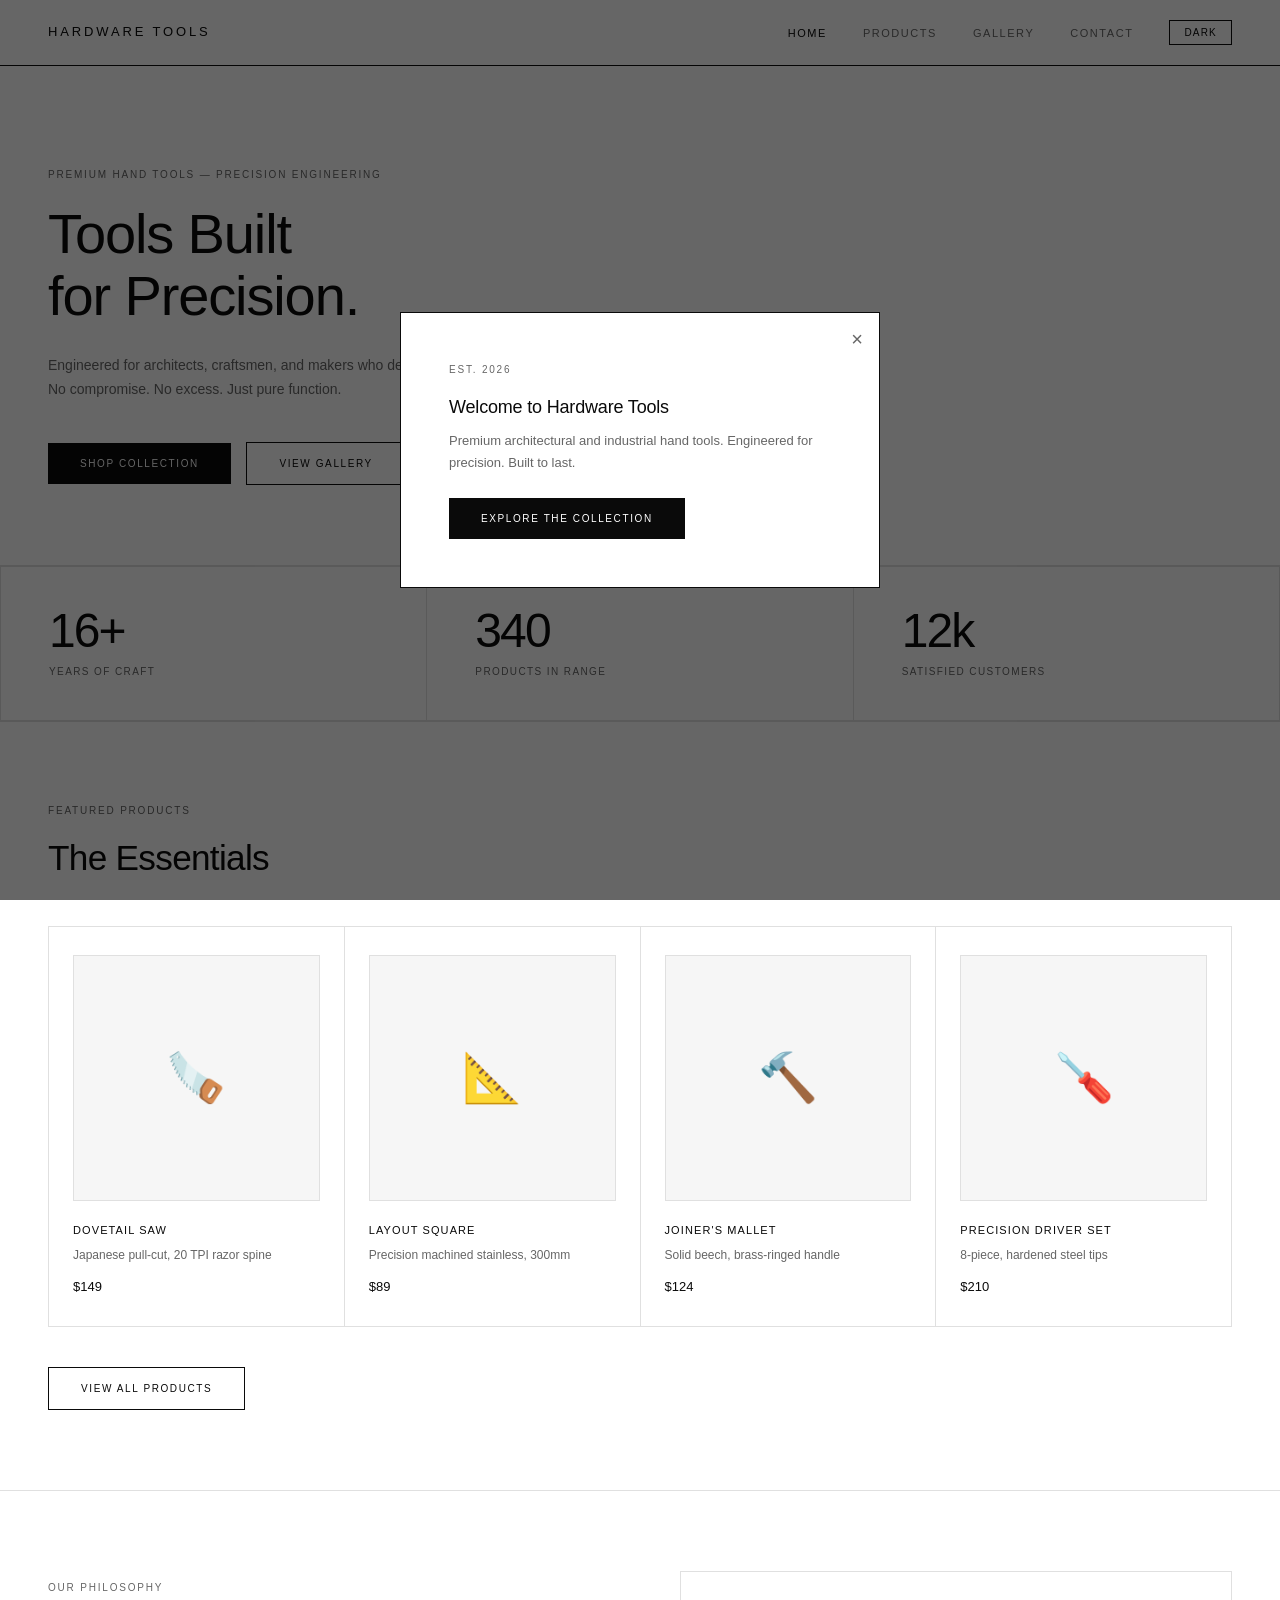
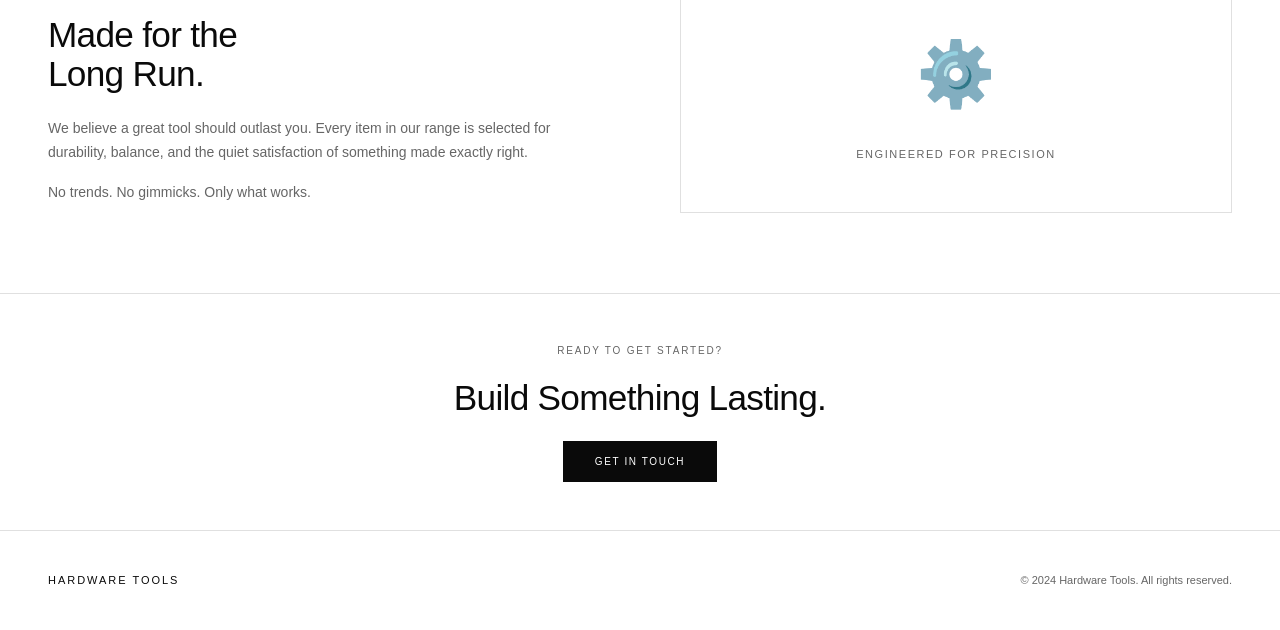
<file: index.html>
<!DOCTYPE html>
<html lang="en">
<head>
  <meta charset="UTF-8">
  <meta name="viewport" content="width=device-width, initial-scale=1.0">
  <title>Hardware Tools</title>
  <link rel="stylesheet" href="style.css">
</head>
<body>

  <!-- Welcome Popup (JS Feature 1) -->
  <div class="popup-overlay visible" id="welcome-popup">
    <div class="popup">
      <button class="popup-close" onclick="closePopup('welcome-popup')" aria-label="Close">&times;</button>
      <span class="tag">Est. 2026</span>
      <h3>Welcome to Hardware Tools</h3>
      <p>Premium architectural and industrial hand tools. Engineered for precision. Built to last.</p>
      <a href="products.html" class="btn btn-dark" onclick="closePopup('welcome-popup')">Explore the Collection</a>
    </div>
  </div>

  <!-- Navigation -->
  <nav>
    <span class="nav-logo">Hardware Tools</span>
    <ul class="nav-links">
      <li><a href="index.html" class="active">Home</a></li>
      <li><a href="products.html">Products</a></li>
      <li><a href="gallery.html">Gallery</a></li>
      <li><a href="contact.html">Contact</a></li>
      <li><button id="theme-toggle" onclick="toggleTheme()">Dark</button></li>
    </ul>
  </nav>

  <!-- Hero -->
  <section class="hero">
    <span class="tag">Premium Hand Tools &mdash; Precision Engineering</span>
    <h1>Tools Built<br>for Precision.</h1>
    <p>Engineered for architects, craftsmen, and makers who demand the very best. No compromise. No excess. Just pure function.</p>
    <a href="products.html" class="btn btn-dark">Shop Collection</a>
    &nbsp;&nbsp;
    <a href="gallery.html" class="btn btn-outline">View Gallery</a>
  </section>

  <!-- Stats -->
  <div class="stats-row">
    <div class="stat-cell">
      <div class="stat-number">16+</div>
      <div class="stat-label">Years of Craft</div>
    </div>
    <div class="stat-cell">
      <div class="stat-number">340</div>
      <div class="stat-label">Products in Range</div>
    </div>
    <div class="stat-cell">
      <div class="stat-number">12k</div>
      <div class="stat-label">Satisfied Customers</div>
    </div>
  </div>

  <!-- Featured Products -->
  <section class="section section-border">
    <span class="tag">Featured Products</span>
    <h2 style="margin-bottom: 48px;">The Essentials</h2>
    <div class="product-grid">
      <div class="product-card">
        <div class="product-img">🪚</div>
        <div class="product-name">Dovetail Saw</div>
        <div class="product-desc">Japanese pull-cut, 20 TPI razor spine</div>
        <div class="product-price">$149</div>
      </div>
      <div class="product-card">
        <div class="product-img">📐</div>
        <div class="product-name">Layout Square</div>
        <div class="product-desc">Precision machined stainless, 300mm</div>
        <div class="product-price">$89</div>
      </div>
      <div class="product-card">
        <div class="product-img">🔨</div>
        <div class="product-name">Joiner's Mallet</div>
        <div class="product-desc">Solid beech, brass-ringed handle</div>
        <div class="product-price">$124</div>
      </div>
      <div class="product-card">
        <div class="product-img">🪛</div>
        <div class="product-name">Precision Driver Set</div>
        <div class="product-desc">8-piece, hardened steel tips</div>
        <div class="product-price">$210</div>
      </div>
    </div>
    <div style="margin-top: 40px;">
      <a href="products.html" class="btn btn-outline">View All Products</a>
    </div>
  </section>

  <!-- About Blurb -->
  <section class="section section-border">
    <div style="display: grid; grid-template-columns: 1fr 1fr; gap: 80px; align-items: center;">
      <div>
        <span class="tag">Our Philosophy</span>
        <h2 style="margin-bottom: 24px;">Made for the<br>Long Run.</h2>
        <p style="margin-bottom: 16px;">We believe a great tool should outlast you. Every item in our range is selected for durability, balance, and the quiet satisfaction of something made exactly right.</p>
        <p>No trends. No gimmicks. Only what works.</p>
      </div>
      <div style="border: 1px solid var(--border-soft); padding: 48px; text-align: center;">
        <div style="font-size: 64px; margin-bottom: 16px;">⚙️</div>
        <div style="font-size: 11px; letter-spacing: 0.14em; text-transform: uppercase; color: var(--text-muted);">Engineered for precision</div>
      </div>
    </div>
  </section>

  <!-- CTA -->
  <section class="section-sm section-border text-center">
    <span class="tag">Ready to get started?</span>
    <h2 style="margin-bottom: 24px;">Build Something Lasting.</h2>
    <a href="contact.html" class="btn btn-dark">Get in Touch</a>
  </section>

  <!-- Footer -->
  <footer>
    <span class="footer-logo">Hardware Tools</span>
    <span class="footer-text">&copy; 2024 Hardware Tools. All rights reserved.</span>
  </footer>

  <script>
    function closePopup(id) {
      document.getElementById(id).classList.remove('visible');
    }

    function toggleTheme() {
      document.body.classList.toggle('dark');
      const btn = document.getElementById('theme-toggle');
      btn.textContent = document.body.classList.contains('dark') ? 'Light' : 'Dark';
      localStorage.setItem('theme', document.body.classList.contains('dark') ? 'dark' : 'light');
    }

    (function() {
      if (localStorage.getItem('theme') === 'dark') {
        document.body.classList.add('dark');
        document.getElementById('theme-toggle').textContent = 'Light';
      }
    })();
  </script>
</body>
</html>
</file>
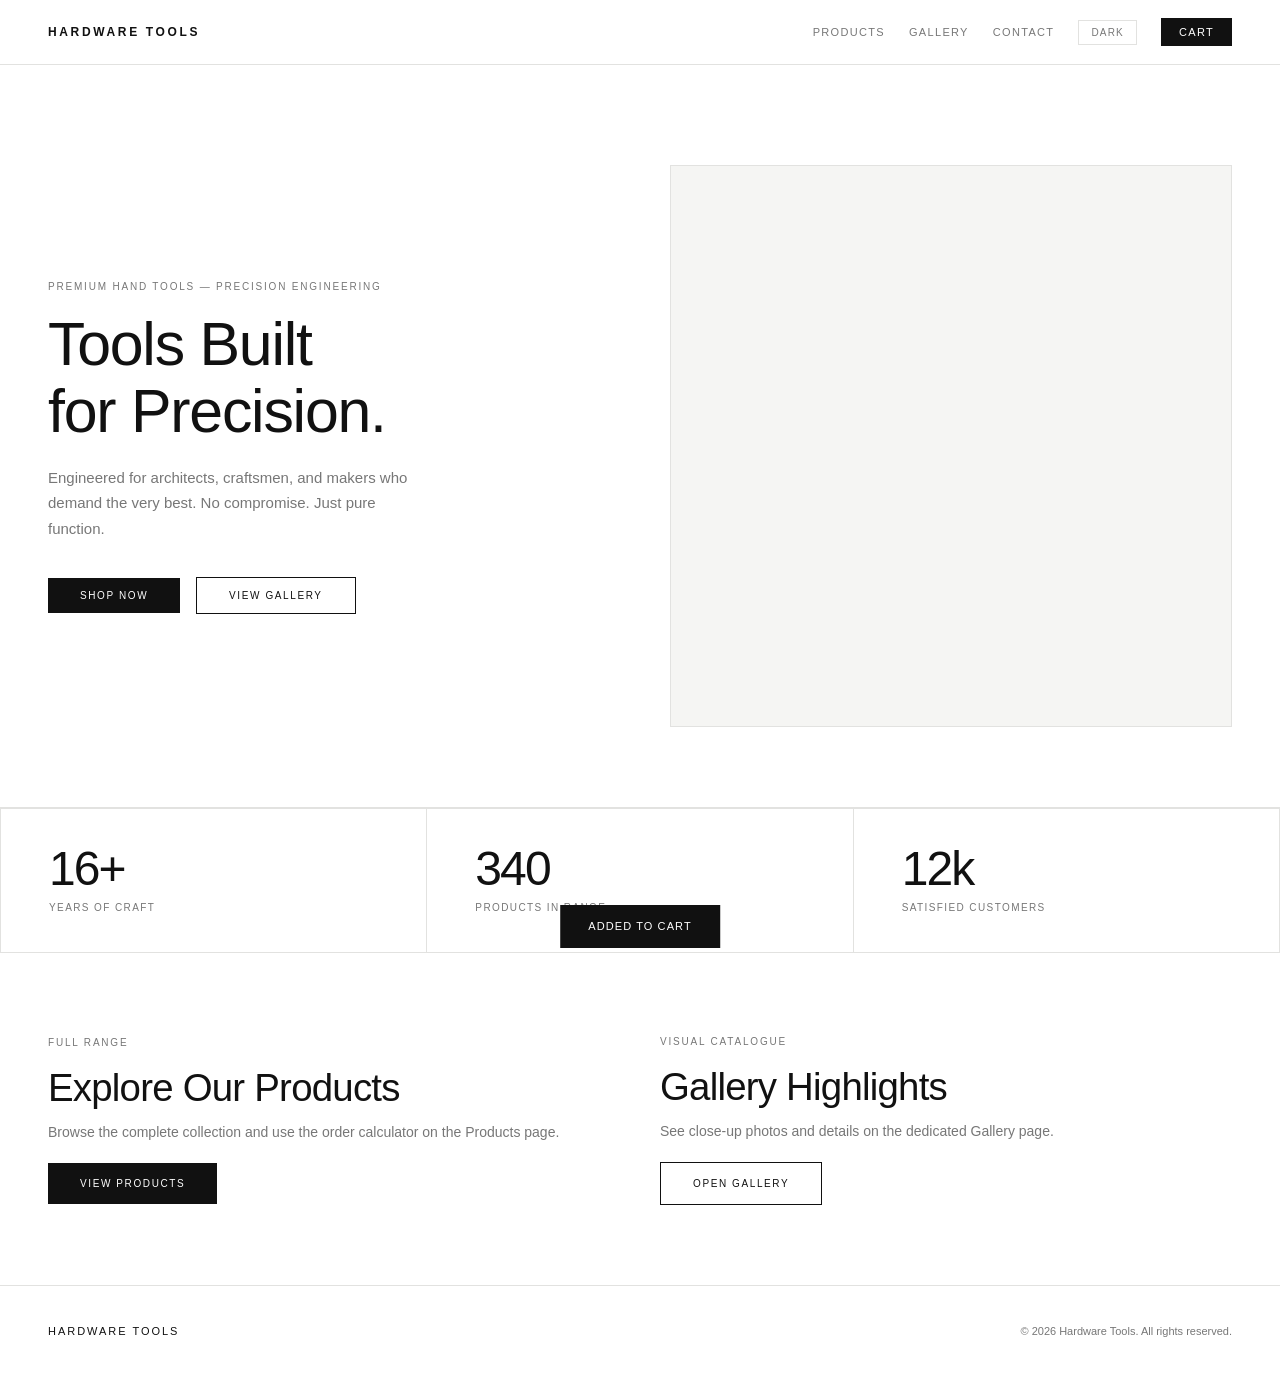
<file: html/index.html>
<!DOCTYPE html>
<html lang="en">
<head>
  <meta charset="UTF-8">
  <meta name="viewport" content="width=device-width, initial-scale=1.0">
  <title>Hardware Tools — Premium Hand Tools</title>
  <style>
    *, *::before, *::after { box-sizing: border-box; margin: 0; padding: 0; }

    :root {
      --bg: #ffffff;
      --bg-soft: #f5f5f3;
      --text: #111111;
      --text-muted: #777777;
      --border: #111111;
      --border-soft: #e2e2e0;
      --accent: #c8602a;
    }

    body.dark {
      --bg: #111111;
      --bg-soft: #1c1c1c;
      --text: #f0efe9;
      --text-muted: #888888;
      --border: #f0efe9;
      --border-soft: #2a2a2a;
    }

    html { scroll-behavior: smooth; }

    body {
      font-family: 'Helvetica Neue', Helvetica, Arial, sans-serif;
      background: var(--bg);
      color: var(--text);
      font-size: 14px;
      line-height: 1.7;
      transition: background .3s, color .3s;
    }

    a { color: var(--text); text-decoration: none; }
    p { color: var(--text-muted); }
    h1, h2, h3 { font-weight: 400; line-height: 1.1; letter-spacing: -.02em; }
    h1 { font-size: clamp(2.2rem, 5vw, 3.8rem); }
    h2 { font-size: clamp(1.6rem, 3vw, 2.4rem); }

    /* ── NAV ── */
    nav {
      display: flex;
      justify-content: space-between;
      align-items: center;
      padding: 18px 48px;
      border-bottom: 1px solid var(--border-soft);
      position: sticky; top: 0;
      background: var(--bg);
      z-index: 200;
    }
    .nav-logo { font-size: 12px; font-weight: 600; letter-spacing: .22em; text-transform: uppercase; }
    .nav-right { display: flex; align-items: center; gap: 24px; }
    .nav-link { font-size: 11px; letter-spacing: .12em; text-transform: uppercase; color: var(--text-muted); cursor: pointer; transition: color .2s; border: none; background: none; font-family: inherit; }
    .nav-link:hover, .nav-link.active { color: var(--text); }
    .cart-btn {
      display: flex; align-items: center; gap: 8px;
      font-size: 11px; letter-spacing: .12em; text-transform: uppercase;
      background: var(--text); color: var(--bg);
      border: none; padding: 8px 18px; cursor: pointer;
      font-family: inherit; transition: opacity .2s;
    }
    .cart-btn:hover { opacity: .8; }
    .cart-count {
      background: var(--accent); color: #fff;
      border-radius: 50%; width: 18px; height: 18px;
      font-size: 10px; display: flex; align-items: center; justify-content: center;
      font-weight: 700; display: none;
    }
    .cart-count.show { display: flex; }
    .theme-btn {
      background: none; border: 1px solid var(--border-soft);
      color: var(--text-muted); padding: 6px 12px;
      font-size: 10px; letter-spacing: .12em; text-transform: uppercase;
      cursor: pointer; font-family: inherit; transition: all .2s;
    }
    .theme-btn:hover { background: var(--text); color: var(--bg); border-color: var(--border); }

    /* ── SECTIONS ── */
    .section { padding: 80px 48px; }
    .section-sm { padding: 48px 48px; }
    .section + .section, .section + .section-sm, .section-sm + .section { border-top: 1px solid var(--border-soft); }
    .tag { font-size: 10px; letter-spacing: .18em; text-transform: uppercase; color: var(--text-muted); margin-bottom: 16px; display: block; }

    /* ── HERO ── */
    .hero {
      padding: 100px 48px 80px;
      border-bottom: 1px solid var(--border-soft);
      display: grid; grid-template-columns: 1fr 1fr; gap: 60px; align-items: center;
    }
    .hero-text h1 { margin-bottom: 20px; }
    .hero-text p { max-width: 380px; margin-bottom: 36px; font-size: 15px; }
    .hero-visual {
      aspect-ratio: 1;
      background: var(--bg-soft);
      border: 1px solid var(--border-soft);
      display: flex; align-items: center; justify-content: center;
      overflow: hidden; position: relative;
    }
    .hero-visual svg { width: 65%; height: 65%; }

    /* ── BTN ── */
    .btn {
      display: inline-block; padding: 12px 32px;
      font-size: 10px; letter-spacing: .16em; text-transform: uppercase;
      cursor: pointer; font-family: inherit; border: none; transition: all .2s;
    }
    .btn-dark { background: var(--text); color: var(--bg); }
    .btn-dark:hover { opacity: .75; }
    .btn-outline { background: transparent; color: var(--text); border: 1px solid var(--border); }
    .btn-outline:hover { background: var(--text); color: var(--bg); }
    .btn-accent { background: var(--accent); color: #fff; }
    .btn-accent:hover { opacity: .85; }

    /* ── PRODUCTS ── */
    .product-grid {
      display: grid;
      grid-template-columns: repeat(auto-fill, minmax(220px, 1fr));
      border-top: 1px solid var(--border-soft);
      border-left: 1px solid var(--border-soft);
    }
    .product-card {
      padding: 24px;
      border-right: 1px solid var(--border-soft);
      border-bottom: 1px solid var(--border-soft);
      display: flex; flex-direction: column;
    }
    .product-img {
      width: 100%; aspect-ratio: 1;
      background: var(--bg-soft);
      border: 1px solid var(--border-soft);
      display: flex; align-items: center; justify-content: center;
      margin-bottom: 16px; overflow: hidden;
    }
    .product-img svg { width: 70%; height: 70%; }
    .product-name { font-size: 11px; letter-spacing: .1em; text-transform: uppercase; margin-bottom: 6px; }
    .product-desc { font-size: 12px; color: var(--text-muted); line-height: 1.5; margin-bottom: 12px; flex: 1; }
    .product-price { font-size: 16px; font-weight: 500; margin-bottom: 14px; }
    .add-btn {
      width: 100%; padding: 10px;
      background: var(--text); color: var(--bg);
      border: none; font-size: 10px; letter-spacing: .14em; text-transform: uppercase;
      cursor: pointer; font-family: inherit; transition: opacity .2s;
    }
    .add-btn:hover { opacity: .75; }
    .add-btn.added { background: var(--accent); }

    /* ── SLIDESHOW / GALLERY ── */
    .slideshow-wrap { position: relative; }
    .slideshow {
      border: 1px solid var(--border-soft);
      aspect-ratio: 16/7;
      background: var(--bg-soft);
      position: relative; overflow: hidden;
    }
    .slide {
      position: absolute; inset: 0;
      display: flex; flex-direction: column;
      align-items: center; justify-content: center; gap: 12px;
      opacity: 0; transition: opacity .5s;
      pointer-events: none;
    }
    .slide.active { opacity: 1; pointer-events: auto; }
    .slide svg { width: 200px; height: 200px; }
    .slide-caption {
      font-size: 11px; letter-spacing: .14em; text-transform: uppercase; color: var(--text-muted);
    }
    .slide-controls {
      display: flex; align-items: center; justify-content: space-between;
      padding: 14px 0;
    }
    .slide-btn {
      background: none; border: 1px solid var(--border);
      color: var(--text); padding: 9px 22px;
      font-size: 10px; letter-spacing: .14em; text-transform: uppercase;
      cursor: pointer; font-family: inherit; transition: all .2s;
    }
    .slide-btn:hover { background: var(--text); color: var(--bg); }
    .slide-counter { font-size: 11px; letter-spacing: .1em; color: var(--text-muted); }
    .thumbs {
      display: grid; grid-template-columns: repeat(6, 1fr); gap: 8px; margin-top: 16px;
    }
    .thumb {
      aspect-ratio: 1; background: var(--bg-soft); border: 2px solid transparent;
      display: flex; align-items: center; justify-content: center;
      cursor: pointer; transition: border-color .2s; overflow: hidden;
    }
    .thumb svg { width: 70%; height: 70%; }
    .thumb.active { border-color: var(--accent); }
    .thumb:hover { border-color: var(--border); }

    /* ── CART SIDEBAR ── */
    .cart-overlay {
      position: fixed; inset: 0;
      background: rgba(0,0,0,.45);
      z-index: 300; display: none;
    }
    .cart-overlay.open { display: block; }
    .cart-sidebar {
      position: fixed; right: 0; top: 0; bottom: 0;
      width: 400px; max-width: 95vw;
      background: var(--bg);
      border-left: 1px solid var(--border);
      z-index: 301; display: flex; flex-direction: column;
      transform: translateX(100%); transition: transform .3s;
    }
    .cart-sidebar.open { transform: translateX(0); }
    .cart-header {
      padding: 24px 28px; border-bottom: 1px solid var(--border-soft);
      display: flex; justify-content: space-between; align-items: center;
    }
    .cart-header-title { font-size: 11px; letter-spacing: .18em; text-transform: uppercase; }
    .cart-close { background: none; border: none; font-size: 22px; color: var(--text-muted); cursor: pointer; line-height: 1; }
    .cart-close:hover { color: var(--text); }
    .cart-items { flex: 1; overflow-y: auto; padding: 0; }
    .cart-empty { padding: 48px 28px; text-align: center; color: var(--text-muted); font-size: 13px; }
    .cart-item {
      display: grid; grid-template-columns: 60px 1fr auto;
      gap: 16px; align-items: center;
      padding: 18px 28px; border-bottom: 1px solid var(--border-soft);
    }
    .cart-item-img {
      width: 60px; height: 60px; background: var(--bg-soft);
      border: 1px solid var(--border-soft);
      display: flex; align-items: center; justify-content: center;
    }
    .cart-item-img svg { width: 70%; height: 70%; }
    .cart-item-name { font-size: 11px; letter-spacing: .08em; text-transform: uppercase; margin-bottom: 4px; }
    .cart-item-price { font-size: 13px; color: var(--text-muted); }
    .qty-control { display: flex; align-items: center; gap: 0; margin-top: 8px; }
    .qty-btn {
      width: 26px; height: 26px; background: var(--bg-soft);
      border: 1px solid var(--border-soft); color: var(--text);
      cursor: pointer; font-size: 14px; display: flex; align-items: center; justify-content: center;
    }
    .qty-btn:hover { background: var(--text); color: var(--bg); }
    .qty-val { width: 36px; text-align: center; font-size: 13px; border: 1px solid var(--border-soft); border-left: none; border-right: none; padding: 4px 0; background: transparent; color: var(--text); font-family: inherit; }
    .remove-btn { background: none; border: none; color: var(--text-muted); cursor: pointer; font-size: 18px; line-height: 1; }
    .remove-btn:hover { color: #cc2200; }
    .cart-footer {
      padding: 24px 28px; border-top: 1px solid var(--border-soft);
    }
    .cart-total-row {
      display: flex; justify-content: space-between; align-items: baseline;
      margin-bottom: 20px;
    }
    .cart-total-label { font-size: 10px; letter-spacing: .16em; text-transform: uppercase; color: var(--text-muted); }
    .cart-total-val { font-size: 26px; letter-spacing: -.02em; }
    .checkout-btn {
      width: 100%; padding: 14px;
      background: var(--accent); color: #fff; border: none;
      font-size: 11px; letter-spacing: .16em; text-transform: uppercase;
      cursor: pointer; font-family: inherit; transition: opacity .2s;
    }
    .checkout-btn:hover { opacity: .85; }

    /* ── CALCULATOR ── */
    .calculator {
      border: 1px solid var(--border-soft); padding: 32px;
    }
    .calc-title {
      font-size: 10px; letter-spacing: .16em; text-transform: uppercase;
      color: var(--text-muted); margin-bottom: 24px; padding-bottom: 16px;
      border-bottom: 1px solid var(--border-soft);
    }
    .calc-row {
      display: flex; justify-content: space-between; align-items: center;
      padding: 10px 0; border-bottom: 1px solid var(--border-soft);
    }
    .calc-row label { font-size: 12px; color: var(--text); }
    .calc-row input[type=number] {
      width: 64px; text-align: center; padding: 5px 8px;
      border: 1px solid var(--border-soft); background: transparent;
      color: var(--text); font-family: inherit; font-size: 13px;
      outline: none;
    }
    .calc-row input[type=number]:focus { border-color: var(--border); }
    .calc-total-row {
      display: flex; justify-content: space-between; align-items: baseline;
      padding: 20px 0 0;
    }
    .calc-total-label { font-size: 10px; letter-spacing: .14em; text-transform: uppercase; color: var(--text-muted); }
    .calc-total-val { font-size: 28px; letter-spacing: -.02em; }
    .add-all-btn {
      width: 100%; margin-top: 20px; padding: 12px;
      background: var(--text); color: var(--bg); border: none;
      font-size: 10px; letter-spacing: .14em; text-transform: uppercase;
      cursor: pointer; font-family: inherit; transition: opacity .2s;
    }
    .add-all-btn:hover { opacity: .75; }

    /* ── ORDER POPUP ── */
    .overlay {
      display: none; position: fixed; inset: 0;
      background: rgba(0,0,0,.55); z-index: 400;
      align-items: center; justify-content: center;
    }
    .overlay.show { display: flex; }
    .modal {
      background: var(--bg); border: 1px solid var(--border);
      padding: 48px; max-width: 440px; width: 90%; position: relative;
    }
    .modal-close {
      position: absolute; top: 14px; right: 18px;
      background: none; border: none; font-size: 22px;
      color: var(--text-muted); cursor: pointer;
    }
    .modal-close:hover { color: var(--text); }
    .modal h3 { font-size: 20px; margin-bottom: 10px; }
    .modal p { font-size: 13px; margin-bottom: 24px; }

    /* ── STATS ── */
    .stats-row {
      display: grid; grid-template-columns: repeat(3,1fr);
      border-top: 1px solid var(--border-soft);
      border-left: 1px solid var(--border-soft);
    }
    .stat-cell {
      padding: 36px 48px;
      border-right: 1px solid var(--border-soft);
      border-bottom: 1px solid var(--border-soft);
    }
    .stat-number { font-size: 3rem; font-weight: 300; letter-spacing: -.04em; line-height: 1; margin-bottom: 6px; }
    .stat-label { font-size: 10px; letter-spacing: .14em; text-transform: uppercase; color: var(--text-muted); }

    /* ── FOOTER ── */
    footer {
      padding: 36px 48px; border-top: 1px solid var(--border-soft);
      display: flex; justify-content: space-between; align-items: center;
    }
    .footer-logo { font-size: 11px; letter-spacing: .18em; text-transform: uppercase; }
    .footer-text { font-size: 11px; color: var(--text-muted); }

    /* ── TOAST ── */
    .toast {
      position: fixed; bottom: 32px; left: 50%; transform: translateX(-50%) translateY(80px);
      background: var(--text); color: var(--bg);
      padding: 12px 28px; font-size: 11px; letter-spacing: .1em; text-transform: uppercase;
      z-index: 500; transition: transform .3s; pointer-events: none;
    }
    .toast.show { transform: translateX(-50%) translateY(0); }

    @media (max-width: 768px) {
      nav { padding: 14px 20px; }
      .hero { grid-template-columns: 1fr; padding: 60px 20px; }
      .hero-visual { display: none; }
      .section, .section-sm { padding: 60px 20px; }
      .stats-row { grid-template-columns: 1fr; }
      .thumbs { grid-template-columns: repeat(3,1fr); }
      footer { flex-direction: column; gap: 10px; text-align: center; }
    }
  </style>
</head>
<body>

<!-- ── CART SIDEBAR ── -->
<div class="cart-overlay" id="cartOverlay" onclick="closeCart()"></div>
<div class="cart-sidebar" id="cartSidebar">
  <div class="cart-header">
    <span class="cart-header-title">Your Cart (<span id="cartCount">0</span>)</span>
    <button class="cart-close" onclick="closeCart()">×</button>
  </div>
  <div class="cart-items" id="cartItems">
    <div class="cart-empty" id="cartEmpty">Your cart is empty.</div>
  </div>
  <div class="cart-footer">
    <div class="cart-total-row">
      <span class="cart-total-label">Total</span>
      <span class="cart-total-val" id="cartTotal">$0</span>
    </div>
    <button class="checkout-btn" onclick="checkout()">Buy Now — Checkout</button>
  </div>
</div>

<!-- ── ORDER SUCCESS MODAL ── -->
<div class="overlay" id="orderModal">
  <div class="modal">
    <button class="modal-close" onclick="closeModal('orderModal')">×</button>
    <span class="tag">Order Placed</span>
    <h3>Thank you!</h3>
    <p>Your order has been placed. We'll send a confirmation to your email within a few minutes.</p>
    <button class="btn btn-dark" onclick="closeModal('orderModal')">Continue Shopping</button>
  </div>
</div>

<!-- ── TOAST ── -->
<div class="toast" id="toast">Added to cart</div>

<!-- ── NAV ── -->
<nav>
  <a href="index.html" class="nav-logo">Hardware Tools</a>
  <div class="nav-right">
    <a class="nav-link" href="products.html">Products</a>
    <a class="nav-link" href="gallery.html">Gallery</a>
    <a class="nav-link" href="contact.html">Contact</a>
    <button class="theme-btn" id="themeBtn" onclick="toggleTheme()">Dark</button>
    <button class="cart-btn" onclick="openCart()">
      Cart <span class="cart-count" id="cartBadge">0</span>
    </button>
  </div>
</nav>

<!-- ── HERO ── -->
<section class="hero">
  <div class="hero-text">
    <span class="tag">Premium Hand Tools — Precision Engineering</span>
    <h1>Tools Built<br>for Precision.</h1>
    <p>Engineered for architects, craftsmen, and makers who demand the very best. No compromise. Just pure function.</p>
    <button class="btn btn-dark" onclick="location.href='products.html'" style="margin-right:12px;">Shop Now</button>
    <button class="btn btn-outline" onclick="location.href='gallery.html'">View Gallery</button>
  </div>
  <div class="hero-visual">
    <!-- Animated hero: cycles through product SVGs -->
    <div id="heroDisplay"></div>
  </div>
</section>

<!-- ── STATS ── -->
<div class="stats-row">
  <div class="stat-cell"><div class="stat-number">16+</div><div class="stat-label">Years of Craft</div></div>
  <div class="stat-cell"><div class="stat-number">340</div><div class="stat-label">Products in Range</div></div>
  <div class="stat-cell"><div class="stat-number">12k</div><div class="stat-label">Satisfied Customers</div></div>
</div>

<!-- ── PREVIEWS ── -->
<section class="section" id="overview">
  <div style="display:grid; grid-template-columns:1fr 1fr; gap:40px; align-items:center;">
    <div>
      <span class="tag">Full Range</span>
      <h2 style="margin-bottom:12px;">Explore Our Products</h2>
      <p style="margin-bottom:18px;">Browse the complete collection and use the order calculator on the Products page.</p>
      <a class="btn btn-dark" href="products.html">View Products</a>
    </div>
    <div>
      <span class="tag">Visual Catalogue</span>
      <h2 style="margin-bottom:12px;">Gallery Highlights</h2>
      <p style="margin-bottom:18px;">See close-up photos and details on the dedicated Gallery page.</p>
      <a class="btn btn-outline" href="gallery.html">Open Gallery</a>
    </div>
  </div>
</section>


<!-- ── FOOTER ── -->
<footer>
  <span class="footer-logo">Hardware Tools</span>
  <span class="footer-text">© 2026 Hardware Tools. All rights reserved.</span>
</footer>

<script>
// ─────────────────────────────────────────────
//  PRODUCT DATA
// ─────────────────────────────────────────────
const PRODUCTS = [
  {
    id: 1,
    name: "Dovetail Saw",
    desc: "Japanese pull-cut, 20 TPI. Razor spine for precise joinery. Replaceable blade.",
    price: 149,
    svg: `<svg viewBox="0 0 100 100" fill="none" xmlns="http://www.w3.org/2000/svg">
      <rect x="10" y="44" width="65" height="10" rx="2" fill="currentColor" opacity=".15" stroke="currentColor" stroke-width="1.5"/>
      <rect x="8" y="46" width="12" height="6" rx="1" fill="currentColor" opacity=".4"/>
      <path d="M75 44 L92 30 L95 33 L78 54Z" fill="currentColor" opacity=".25" stroke="currentColor" stroke-width="1"/>
      <line x1="20" y1="54" x2="20" y2="68" stroke="currentColor" stroke-width="1" opacity=".3"/>
      <line x1="28" y1="54" x2="28" y2="68" stroke="currentColor" stroke-width="1" opacity=".3"/>
      <line x1="36" y1="54" x2="36" y2="68" stroke="currentColor" stroke-width="1" opacity=".3"/>
      <line x1="44" y1="54" x2="44" y2="68" stroke="currentColor" stroke-width="1" opacity=".3"/>
      <line x1="52" y1="54" x2="52" y2="68" stroke="currentColor" stroke-width="1" opacity=".3"/>
      <line x1="60" y1="54" x2="60" y2="68" stroke="currentColor" stroke-width="1" opacity=".3"/>
    </svg>`
  },
  {
    id: 2,
    name: "Layout Square",
    desc: "Precision machined stainless steel, 300mm. Laser-etched markings. Zero drift.",
    price: 89,
    svg: `<svg viewBox="0 0 100 100" fill="none" xmlns="http://www.w3.org/2000/svg">
      <path d="M15 80 L15 20 L75 20" stroke="currentColor" stroke-width="3" stroke-linecap="square"/>
      <path d="M15 20 L75 80" stroke="currentColor" stroke-width="1.5" opacity=".4"/>
      <line x1="15" y1="30" x2="22" y2="30" stroke="currentColor" stroke-width="1" opacity=".5"/>
      <line x1="15" y1="40" x2="22" y2="40" stroke="currentColor" stroke-width="1" opacity=".5"/>
      <line x1="15" y1="50" x2="22" y2="50" stroke="currentColor" stroke-width="1" opacity=".5"/>
      <line x1="15" y1="60" x2="22" y2="60" stroke="currentColor" stroke-width="1" opacity=".5"/>
      <line x1="15" y1="70" x2="22" y2="70" stroke="currentColor" stroke-width="1" opacity=".5"/>
      <line x1="25" y1="20" x2="25" y2="27" stroke="currentColor" stroke-width="1" opacity=".5"/>
      <line x1="35" y1="20" x2="35" y2="27" stroke="currentColor" stroke-width="1" opacity=".5"/>
      <line x1="45" y1="20" x2="45" y2="27" stroke="currentColor" stroke-width="1" opacity=".5"/>
      <line x1="55" y1="20" x2="55" y2="27" stroke="currentColor" stroke-width="1" opacity=".5"/>
      <line x1="65" y1="20" x2="65" y2="27" stroke="currentColor" stroke-width="1" opacity=".5"/>
    </svg>`
  },
  {
    id: 3,
    name: "Joiner's Mallet",
    desc: "Solid European beech, brass-ringed handle. Weighted for perfect balance.",
    price: 124,
    svg: `<svg viewBox="0 0 100 100" fill="none" xmlns="http://www.w3.org/2000/svg">
      <rect x="30" y="20" width="40" height="30" rx="2" fill="currentColor" opacity=".2" stroke="currentColor" stroke-width="1.5"/>
      <rect x="32" y="22" width="36" height="26" rx="1" stroke="currentColor" stroke-width=".5" opacity=".3"/>
      <rect x="46" y="50" width="8" height="32" rx="1" fill="currentColor" opacity=".15" stroke="currentColor" stroke-width="1.5"/>
      <rect x="44" y="72" width="12" height="3" rx="1" fill="currentColor" opacity=".5"/>
      <rect x="44" y="78" width="12" height="3" rx="1" fill="currentColor" opacity=".5"/>
    </svg>`
  },
  {
    id: 4,
    name: "Marking Gauge",
    desc: "Wheel-type cutter, rosewood fence. Micro-adjust thumbscrew.",
    price: 72,
    svg: `<svg viewBox="0 0 100 100" fill="none" xmlns="http://www.w3.org/2000/svg">
      <rect x="20" y="44" width="60" height="10" rx="2" fill="currentColor" opacity=".15" stroke="currentColor" stroke-width="1.5"/>
      <rect x="18" y="35" width="18" height="28" rx="2" fill="currentColor" opacity=".2" stroke="currentColor" stroke-width="1.5"/>
      <circle cx="27" cy="49" r="6" stroke="currentColor" stroke-width="2" fill="none" opacity=".6"/>
      <circle cx="27" cy="49" r="2" fill="currentColor" opacity=".4"/>
      <line x1="72" y1="54" x2="72" y2="62" stroke="currentColor" stroke-width="2" stroke-linecap="round" opacity=".7"/>
    </svg>`
  },
  {
    id: 5,
    name: "Driver Set",
    desc: "8-piece set. Hardened S2 steel tips. Ergonomic tri-lobe handles. Lifetime warranty.",
    price: 210,
    svg: `<svg viewBox="0 0 100 100" fill="none" xmlns="http://www.w3.org/2000/svg">
      <rect x="42" y="18" width="16" height="32" rx="6" fill="currentColor" opacity=".2" stroke="currentColor" stroke-width="1.5"/>
      <rect x="47" y="50" width="6" height="30" rx="1" fill="currentColor" opacity=".15" stroke="currentColor" stroke-width="1.5"/>
      <line x1="47" y1="78" x2="53" y2="78" stroke="currentColor" stroke-width="2" opacity=".6"/>
      <circle cx="50" cy="28" r="4" stroke="currentColor" stroke-width="1" fill="none" opacity=".3"/>
      <circle cx="50" cy="38" r="4" stroke="currentColor" stroke-width="1" fill="none" opacity=".3"/>
    </svg>`
  },
  {
    id: 6,
    name: "Chisel Set",
    desc: "Set of 4 (6–25mm). High-carbon A2 steel, oiled ash handles. Honed to 25°.",
    price: 195,
    svg: `<svg viewBox="0 0 100 100" fill="none" xmlns="http://www.w3.org/2000/svg">
      <g transform="translate(-10,0)">
        <rect x="40" y="15" width="8" height="28" rx="3" fill="currentColor" opacity=".2" stroke="currentColor" stroke-width="1.2"/>
        <path d="M40 43 L48 43 L46 58 L42 58Z" fill="currentColor" opacity=".3" stroke="currentColor" stroke-width="1"/>
        <line x1="42" y1="58" x2="46" y2="62" stroke="currentColor" stroke-width="1.5" stroke-linecap="round" opacity=".6"/>
      </g>
      <g transform="translate(2,0)">
        <rect x="46" y="15" width="8" height="28" rx="3" fill="currentColor" opacity=".2" stroke="currentColor" stroke-width="1.2"/>
        <path d="M46 43 L54 43 L52 60 L48 60Z" fill="currentColor" opacity=".3" stroke="currentColor" stroke-width="1"/>
        <line x1="48" y1="60" x2="52" y2="65" stroke="currentColor" stroke-width="1.5" stroke-linecap="round" opacity=".6"/>
      </g>
      <g transform="translate(14,0)">
        <rect x="46" y="15" width="10" height="28" rx="3" fill="currentColor" opacity=".2" stroke="currentColor" stroke-width="1.2"/>
        <path d="M46 43 L56 43 L53 62 L49 62Z" fill="currentColor" opacity=".3" stroke="currentColor" stroke-width="1"/>
        <line x1="49" y1="62" x2="53" y2="68" stroke="currentColor" stroke-width="1.5" stroke-linecap="round" opacity=".6"/>
      </g>
    </svg>`
  }
];

// ─────────────────────────────────────────────
//  CART STATE
// ─────────────────────────────────────────────
let cart = {};   // { productId: quantity }

function getCartItems() {
  return Object.entries(cart)
    .filter(([,qty]) => qty > 0)
    .map(([id, qty]) => ({ product: PRODUCTS.find(p => p.id === +id), qty }));
}

function cartTotalCount() {
  return Object.values(cart).reduce((s, q) => s + q, 0);
}

function cartTotalPrice() {
  return getCartItems().reduce((s, { product, qty }) => s + product.price * qty, 0);
}

// ─────────────────────────────────────────────
//  ADD / REMOVE
// ─────────────────────────────────────────────
function addToCart(id, qty = 1) {
  cart[id] = (cart[id] || 0) + qty;
  renderCart();
  showToast('Added to cart');
  // Flash button
  const btn = document.querySelector(`.add-btn[data-id="${id}"]`);
  if (btn) { btn.classList.add('added'); setTimeout(() => btn.classList.remove('added'), 900); }
}

function updateQty(id, delta) {
  cart[id] = Math.max(0, (cart[id] || 0) + delta);
  if (cart[id] === 0) delete cart[id];
  renderCart();
}

function removeFromCart(id) {
  delete cart[id];
  renderCart();
}

// ─────────────────────────────────────────────
//  RENDER CART
// ─────────────────────────────────────────────
function renderCart() {
  const items = getCartItems();
  const count = cartTotalCount();
  const total = cartTotalPrice();

  // badge
  const badge = document.getElementById('cartBadge');
  badge.textContent = count;
  badge.classList.toggle('show', count > 0);

  // sidebar count
  document.getElementById('cartCount').textContent = count;

  // total
  document.getElementById('cartTotal').textContent = '$' + total.toLocaleString();

  // items
  const container = document.getElementById('cartItems');
  const empty = document.getElementById('cartEmpty');

  if (items.length === 0) {
    empty.style.display = 'block';
    // remove item rows
    container.querySelectorAll('.cart-item').forEach(el => el.remove());
    return;
  }
  empty.style.display = 'none';

  // rebuild
  container.querySelectorAll('.cart-item').forEach(el => el.remove());
  items.forEach(({ product, qty }) => {
    const div = document.createElement('div');
    div.className = 'cart-item';
    div.innerHTML = `
      <div class="cart-item-img" style="color:var(--text)">${product.svg}</div>
      <div>
        <div class="cart-item-name">${product.name}</div>
        <div class="cart-item-price">$${product.price} each</div>
        <div class="qty-control">
          <button class="qty-btn" onclick="updateQty(${product.id}, -1)">−</button>
          <input class="qty-val" type="number" value="${qty}" min="0"
            onchange="setQty(${product.id}, this.value)">
          <button class="qty-btn" onclick="updateQty(${product.id}, 1)">+</button>
        </div>
      </div>
      <button class="remove-btn" onclick="removeFromCart(${product.id})">×</button>
    `;
    container.appendChild(div);
  });
}

function setQty(id, val) {
  const n = parseInt(val);
  if (isNaN(n) || n < 0) return;
  if (n === 0) { delete cart[id]; } else { cart[id] = n; }
  renderCart();
}

// ─────────────────────────────────────────────
//  OPEN/CLOSE CART
// ─────────────────────────────────────────────
function openCart() {
  document.getElementById('cartOverlay').classList.add('open');
  document.getElementById('cartSidebar').classList.add('open');
}
function closeCart() {
  document.getElementById('cartOverlay').classList.remove('open');
  document.getElementById('cartSidebar').classList.remove('open');
}

// ─────────────────────────────────────────────
//  CHECKOUT
// ─────────────────────────────────────────────
function checkout() {
  if (cartTotalCount() === 0) { showToast('Your cart is empty'); return; }
  closeCart();
  cart = {};
  renderCart();
  document.getElementById('orderModal').classList.add('show');
}

function closeModal(id) { document.getElementById(id).classList.remove('show'); }

// ─────────────────────────────────────────────
//  TOAST
// ─────────────────────────────────────────────
let toastTimer;
function showToast(msg) {
  const t = document.getElementById('toast');
  t.textContent = msg;
  t.classList.add('show');
  clearTimeout(toastTimer);
  toastTimer = setTimeout(() => t.classList.remove('show'), 2000);
}

// ─────────────────────────────────────────────
//  PRODUCT GRID
// ─────────────────────────────────────────────
function buildProductGrid() {
  const grid = document.getElementById('productGrid');
  PRODUCTS.forEach(p => {
    const card = document.createElement('div');
    card.className = 'product-card';
    card.innerHTML = `
      <div class="product-img" style="color:var(--text)">${p.svg}</div>
      <div class="product-name">${p.name}</div>
      <div class="product-desc">${p.desc}</div>
      <div class="product-price">$${p.price}</div>
      <button class="add-btn" data-id="${p.id}" onclick="addToCart(${p.id})">Add to Cart</button>
    `;
    grid.appendChild(card);
  });
}

// ─────────────────────────────────────────────
//  SLIDESHOW  (JS Feature #2)
// ─────────────────────────────────────────────
let currentSlide = 0;
let autoTimer = null;

function buildGallery() {
  const ss = document.getElementById('slideshow');
  const tb = document.getElementById('thumbs');

  PRODUCTS.forEach((p, i) => {
    // slide
    const slide = document.createElement('div');
    slide.className = 'slide' + (i === 0 ? ' active' : '');
    slide.style.color = 'var(--text)';
    slide.innerHTML = `
      ${p.svg}
      <div class="slide-caption">${p.name} — $${p.price}</div>
    `;
    ss.appendChild(slide);

    // thumb
    const thumb = document.createElement('div');
    thumb.className = 'thumb' + (i === 0 ? ' active' : '');
    thumb.style.color = 'var(--text)';
    thumb.innerHTML = p.svg;
    thumb.onclick = () => goToSlide(i);
    tb.appendChild(thumb);
  });
}

function goToSlide(n) {
  const slides = document.querySelectorAll('.slide');
  const thumbs = document.querySelectorAll('.thumb');
  slides[currentSlide].classList.remove('active');
  thumbs[currentSlide].classList.remove('active');
  currentSlide = (n + slides.length) % slides.length;
  slides[currentSlide].classList.add('active');
  thumbs[currentSlide].classList.add('active');
  document.getElementById('slideCounter').textContent = (currentSlide + 1) + ' / ' + slides.length;
}

function changeSlide(dir) { goToSlide(currentSlide + dir); }

// ─────────────────────────────────────────────
//  HERO CYCLE
// ─────────────────────────────────────────────
function buildHero() {
  const display = document.getElementById('heroDisplay');
  display.style.cssText = 'width:65%; height:65%; color:var(--text); transition:opacity .6s;';
  let heroIdx = 0;
  display.innerHTML = PRODUCTS[0].svg;
  setInterval(() => {
    display.style.opacity = '0';
    setTimeout(() => {
      heroIdx = (heroIdx + 1) % PRODUCTS.length;
      display.innerHTML = PRODUCTS[heroIdx].svg;
      display.style.opacity = '1';
    }, 600);
  }, 2500);
}

// ─────────────────────────────────────────────
//  CALCULATOR  (JS Feature #3)
// ─────────────────────────────────────────────
function buildCalc() {
  const container = document.getElementById('calcRows');
  PRODUCTS.forEach(p => {
    const row = document.createElement('div');
    row.className = 'calc-row';
    row.innerHTML = `
      <label>${p.name} — $${p.price}</label>
      <input type="number" id="cq${p.id}" value="0" min="0" max="99" oninput="calcTotal()">
    `;
    container.appendChild(row);
  });
}

function calcTotal() {
  let total = 0;
  PRODUCTS.forEach(p => {
    const val = parseInt(document.getElementById('cq' + p.id)?.value) || 0;
    total += val * p.price;
  });
  document.getElementById('calcResult').textContent = '$' + total.toLocaleString();
}

function addAllFromCalc() {
  let added = 0;
  PRODUCTS.forEach(p => {
    const val = parseInt(document.getElementById('cq' + p.id)?.value) || 0;
    if (val > 0) { cart[p.id] = (cart[p.id] || 0) + val; added += val; }
  });
  if (added === 0) { showToast('Enter quantities first'); return; }
  renderCart();
  showToast(added + ' item(s) added to cart');
  openCart();
}

// ─────────────────────────────────────────────
//  THEME (JS Feature #1 — buttons & events)
// ─────────────────────────────────────────────
function toggleTheme() {
  const isDark = document.body.classList.toggle('dark');
  document.getElementById('themeBtn').textContent = isDark ? 'Light' : 'Dark';
  localStorage.setItem('theme', isDark ? 'dark' : 'light');
}

// ─────────────────────────────────────────────
//  SMOOTH SCROLL
//  NOTE: renamed from "scrollTo" to "scrollToSection" because "scrollTo"
//  collides with the native window.scrollTo() method. Declaring a global
//  function named scrollTo is unreliable across browsers for overriding
//  the native method, which is exactly why every button that called
//  scrollTo('#...') (Products / Gallery / Order nav links, Shop Now,
//  View Gallery) was silently failing while Dark/Light and Cart worked.
// ─────────────────────────────────────────────
function scrollToSection(selector) {
  document.querySelector(selector)?.scrollIntoView({ behavior: 'smooth' });
}

// ─────────────────────────────────────────────
//  INIT
// ─────────────────────────────────────────────
document.addEventListener('DOMContentLoaded', () => {
  if (localStorage.getItem('theme') === 'dark') {
    document.body.classList.add('dark');
    document.getElementById('themeBtn').textContent = 'Light';
  }
  buildProductGrid();
  buildGallery();
  buildHero();
  buildCalc();
  renderCart();
});
</script>
</body>
</html>
</file>
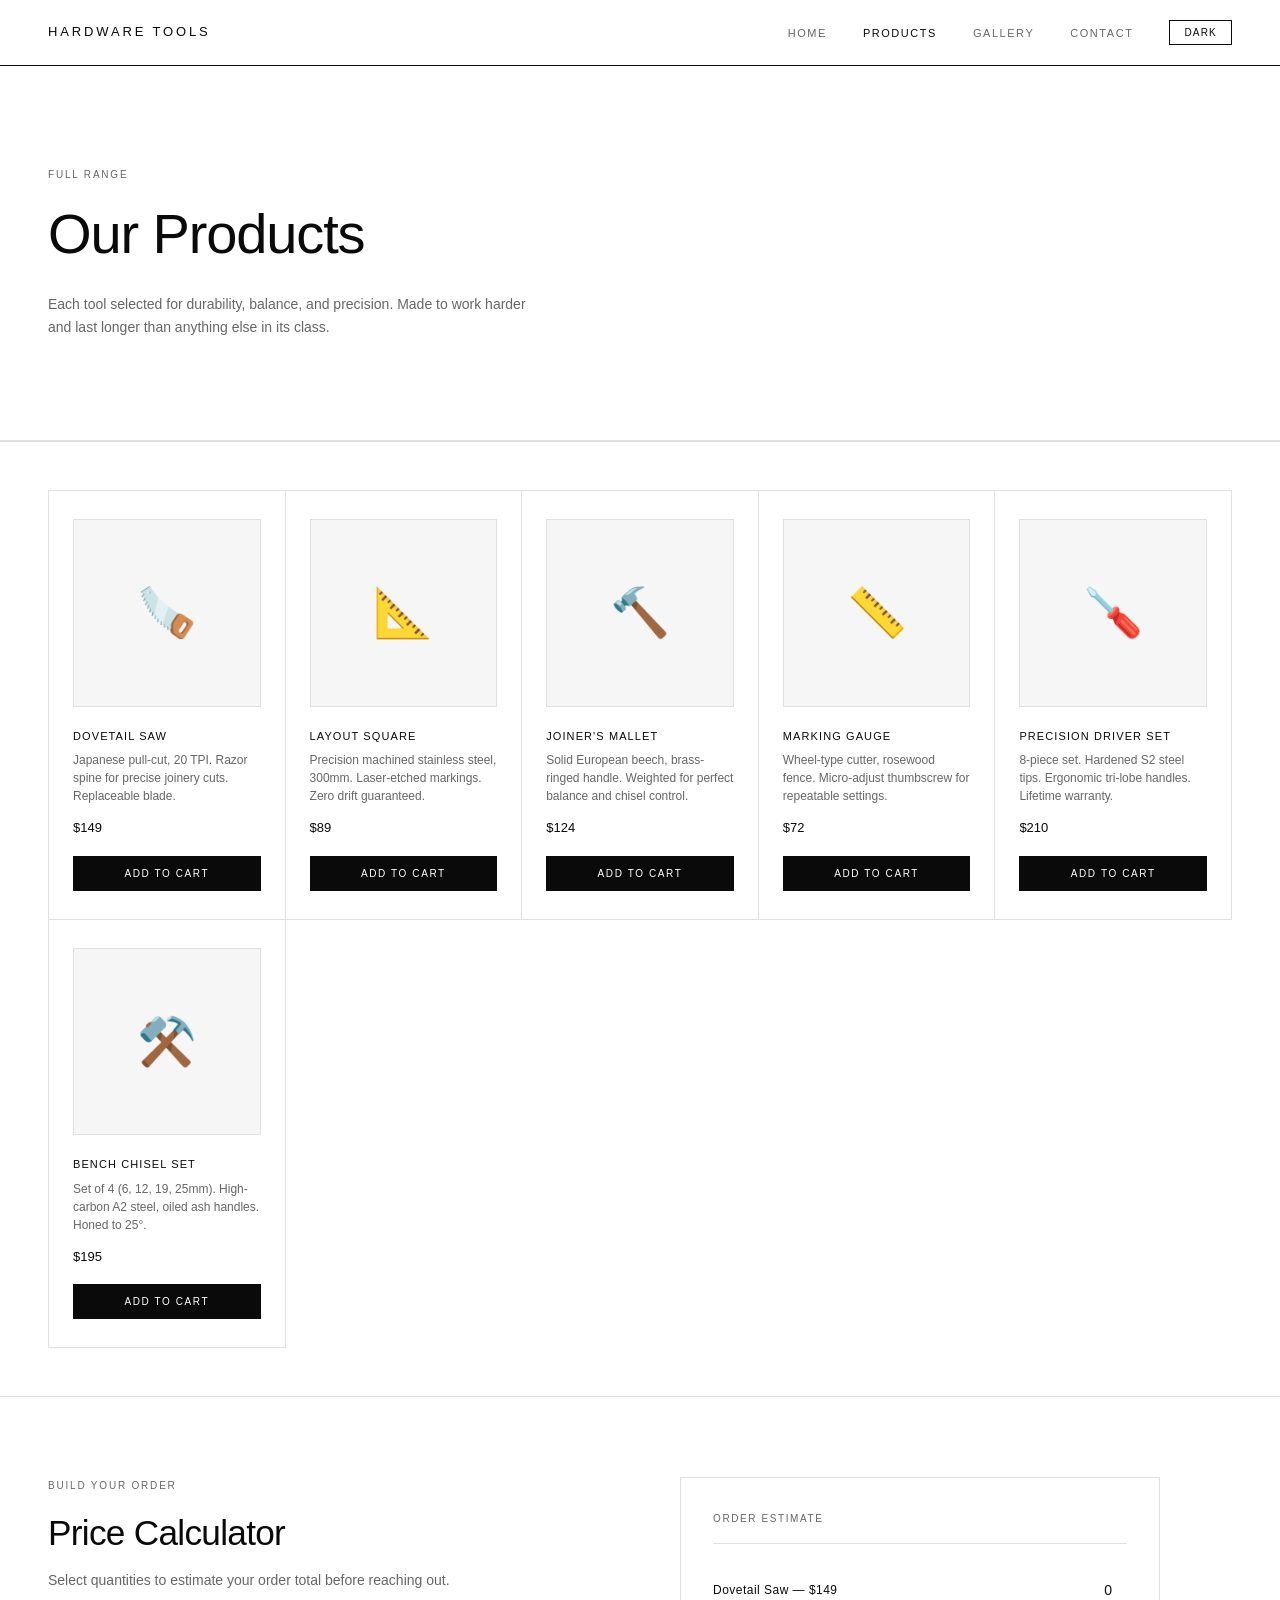
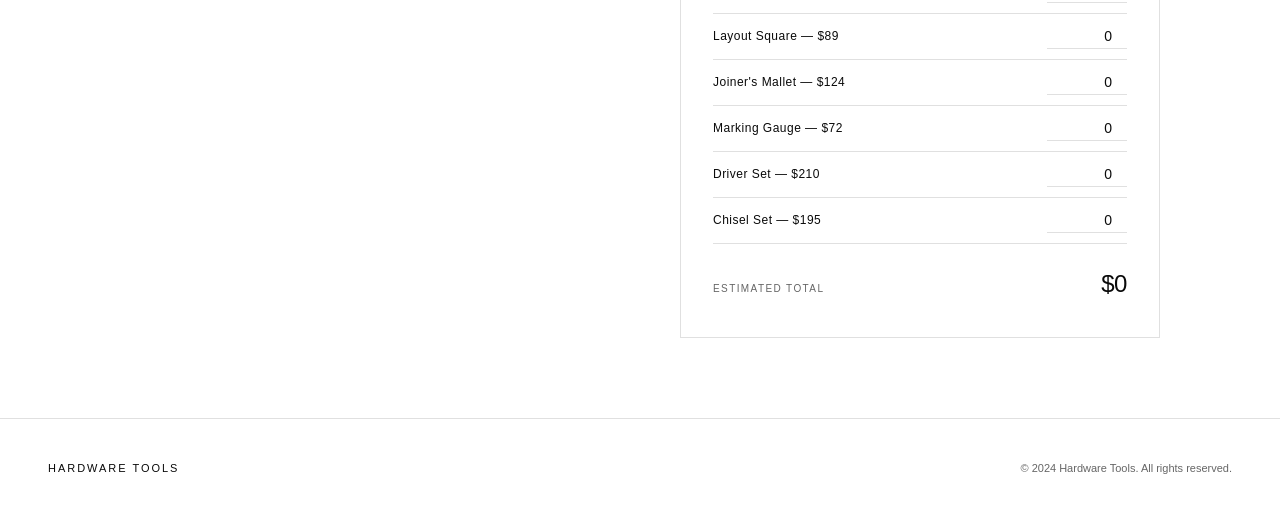
<file: products.html>
<!DOCTYPE html>
<html lang="en">
<head>
  <meta charset="UTF-8">
  <meta name="viewport" content="width=device-width, initial-scale=1.0">
  <title>Products — Hardware Tools</title>
  <link rel="stylesheet" href="style.css">
</head>
<body>

  <!-- Add to Cart Popup -->
  <div class="popup-overlay" id="cart-popup">
    <div class="popup">
      <button class="popup-close" onclick="closePopup('cart-popup')" aria-label="Close">&times;</button>
      <span class="tag">Added to Cart</span>
      <h3 id="cart-popup-name">Product Name</h3>
      <p id="cart-popup-desc">Product has been added to your cart.</p>
      <div style="display: flex; gap: 12px; margin-top: 8px;">
        <button class="btn btn-dark" onclick="closePopup('cart-popup')">Continue Shopping</button>
        <a href="contact.html" class="btn btn-outline">Enquire</a>
      </div>
    </div>
  </div>

  <!-- Navigation -->
  <nav>
    <span class="nav-logo">Hardware Tools</span>
    <ul class="nav-links">
      <li><a href="index.html">Home</a></li>
      <li><a href="products.html" class="active">Products</a></li>
      <li><a href="gallery.html">Gallery</a></li>
      <li><a href="contact.html">Contact</a></li>
      <li><button id="theme-toggle" onclick="toggleTheme()">Dark</button></li>
    </ul>
  </nav>

  <!-- Page Header -->
  <section class="hero" style="padding-bottom: 60px;">
    <span class="tag">Full Range</span>
    <h1>Our Products</h1>
    <p>Each tool selected for durability, balance, and precision. Made to work harder and last longer than anything else in its class.</p>
  </section>

  <!-- Product Grid (6 products) -->
  <section class="section-sm section-border">
    <div class="product-grid" style="grid-template-columns: repeat(auto-fit, minmax(220px, 1fr));">

      <div class="product-card" onclick="addToCart('Dovetail Saw', '$149')">
        <div class="product-img">🪚</div>
        <div class="product-name">Dovetail Saw</div>
        <div class="product-desc">Japanese pull-cut, 20 TPI. Razor spine for precise joinery cuts. Replaceable blade.</div>
        <div class="product-price">$149</div>
        <button class="btn btn-dark" style="margin-top:16px; width:100%;">Add to Cart</button>
      </div>

      <div class="product-card" onclick="addToCart('Layout Square', '$89')">
        <div class="product-img">📐</div>
        <div class="product-name">Layout Square</div>
        <div class="product-desc">Precision machined stainless steel, 300mm. Laser-etched markings. Zero drift guaranteed.</div>
        <div class="product-price">$89</div>
        <button class="btn btn-dark" style="margin-top:16px; width:100%;">Add to Cart</button>
      </div>

      <div class="product-card" onclick="addToCart('Joiner\'s Mallet', '$124')">
        <div class="product-img">🔨</div>
        <div class="product-name">Joiner's Mallet</div>
        <div class="product-desc">Solid European beech, brass-ringed handle. Weighted for perfect balance and chisel control.</div>
        <div class="product-price">$124</div>
        <button class="btn btn-dark" style="margin-top:16px; width:100%;">Add to Cart</button>
      </div>

      <div class="product-card" onclick="addToCart('Marking Gauge', '$72')">
        <div class="product-img">📏</div>
        <div class="product-name">Marking Gauge</div>
        <div class="product-desc">Wheel-type cutter, rosewood fence. Micro-adjust thumbscrew for repeatable settings.</div>
        <div class="product-price">$72</div>
        <button class="btn btn-dark" style="margin-top:16px; width:100%;">Add to Cart</button>
      </div>

      <div class="product-card" onclick="addToCart('Precision Driver Set', '$210')">
        <div class="product-img">🪛</div>
        <div class="product-name">Precision Driver Set</div>
        <div class="product-desc">8-piece set. Hardened S2 steel tips. Ergonomic tri-lobe handles. Lifetime warranty.</div>
        <div class="product-price">$210</div>
        <button class="btn btn-dark" style="margin-top:16px; width:100%;">Add to Cart</button>
      </div>

      <div class="product-card" onclick="addToCart('Bench Chisel Set', '$195')">
        <div class="product-img">⚒️</div>
        <div class="product-name">Bench Chisel Set</div>
        <div class="product-desc">Set of 4 (6, 12, 19, 25mm). High-carbon A2 steel, oiled ash handles. Honed to 25°.</div>
        <div class="product-price">$195</div>
        <button class="btn btn-dark" style="margin-top:16px; width:100%;">Add to Cart</button>
      </div>

    </div>
  </section>

  <!-- Price Calculator (JS Feature 5) -->
  <section class="section section-border">
    <div style="display: grid; grid-template-columns: 1fr 1fr; gap: 80px; align-items: start;">
      <div>
        <span class="tag">Build Your Order</span>
        <h2 style="margin-bottom: 16px;">Price Calculator</h2>
        <p>Select quantities to estimate your order total before reaching out.</p>
      </div>
      <div class="calculator">
        <div class="calc-title">Order Estimate</div>
        <div class="calc-row">
          <label>Dovetail Saw &mdash; $149</label>
          <input type="number" id="q1" value="0" min="0" max="99" oninput="calcTotal()">
        </div>
        <div class="calc-row">
          <label>Layout Square &mdash; $89</label>
          <input type="number" id="q2" value="0" min="0" max="99" oninput="calcTotal()">
        </div>
        <div class="calc-row">
          <label>Joiner's Mallet &mdash; $124</label>
          <input type="number" id="q3" value="0" min="0" max="99" oninput="calcTotal()">
        </div>
        <div class="calc-row">
          <label>Marking Gauge &mdash; $72</label>
          <input type="number" id="q4" value="0" min="0" max="99" oninput="calcTotal()">
        </div>
        <div class="calc-row">
          <label>Driver Set &mdash; $210</label>
          <input type="number" id="q5" value="0" min="0" max="99" oninput="calcTotal()">
        </div>
        <div class="calc-row">
          <label>Chisel Set &mdash; $195</label>
          <input type="number" id="q6" value="0" min="0" max="99" oninput="calcTotal()">
        </div>
        <div class="calc-total">
          <span class="calc-total-label">Estimated Total</span>
          <span class="calc-total-value" id="calc-result">$0</span>
        </div>
      </div>
    </div>
  </section>

  <!-- Footer -->
  <footer>
    <span class="footer-logo">Hardware Tools</span>
    <span class="footer-text">&copy; 2024 Hardware Tools. All rights reserved.</span>
  </footer>

  <script>
    const prices = [149, 89, 124, 72, 210, 195];

    function calcTotal() {
      let total = 0;
      for (let i = 1; i <= 6; i++) {
        const q = parseInt(document.getElementById('q' + i).value) || 0;
        total += Math.max(0, q) * prices[i - 1];
      }
      document.getElementById('calc-result').textContent = '$' + total.toLocaleString();
    }

    function addToCart(name, price) {
      document.getElementById('cart-popup-name').textContent = name + ' — ' + price;
      document.getElementById('cart-popup-desc').textContent = name + ' has been added to your quote. Use the price calculator below or contact us to place a full order.';
      document.getElementById('cart-popup').classList.add('visible');
    }

    function closePopup(id) {
      document.getElementById(id).classList.remove('visible');
    }

    function toggleTheme() {
      document.body.classList.toggle('dark');
      const btn = document.getElementById('theme-toggle');
      btn.textContent = document.body.classList.contains('dark') ? 'Light' : 'Dark';
      localStorage.setItem('theme', document.body.classList.contains('dark') ? 'dark' : 'light');
    }

    (function() {
      if (localStorage.getItem('theme') === 'dark') {
        document.body.classList.add('dark');
        document.getElementById('theme-toggle').textContent = 'Light';
      }
    })();
  </script>
</body>
</html>
</file>
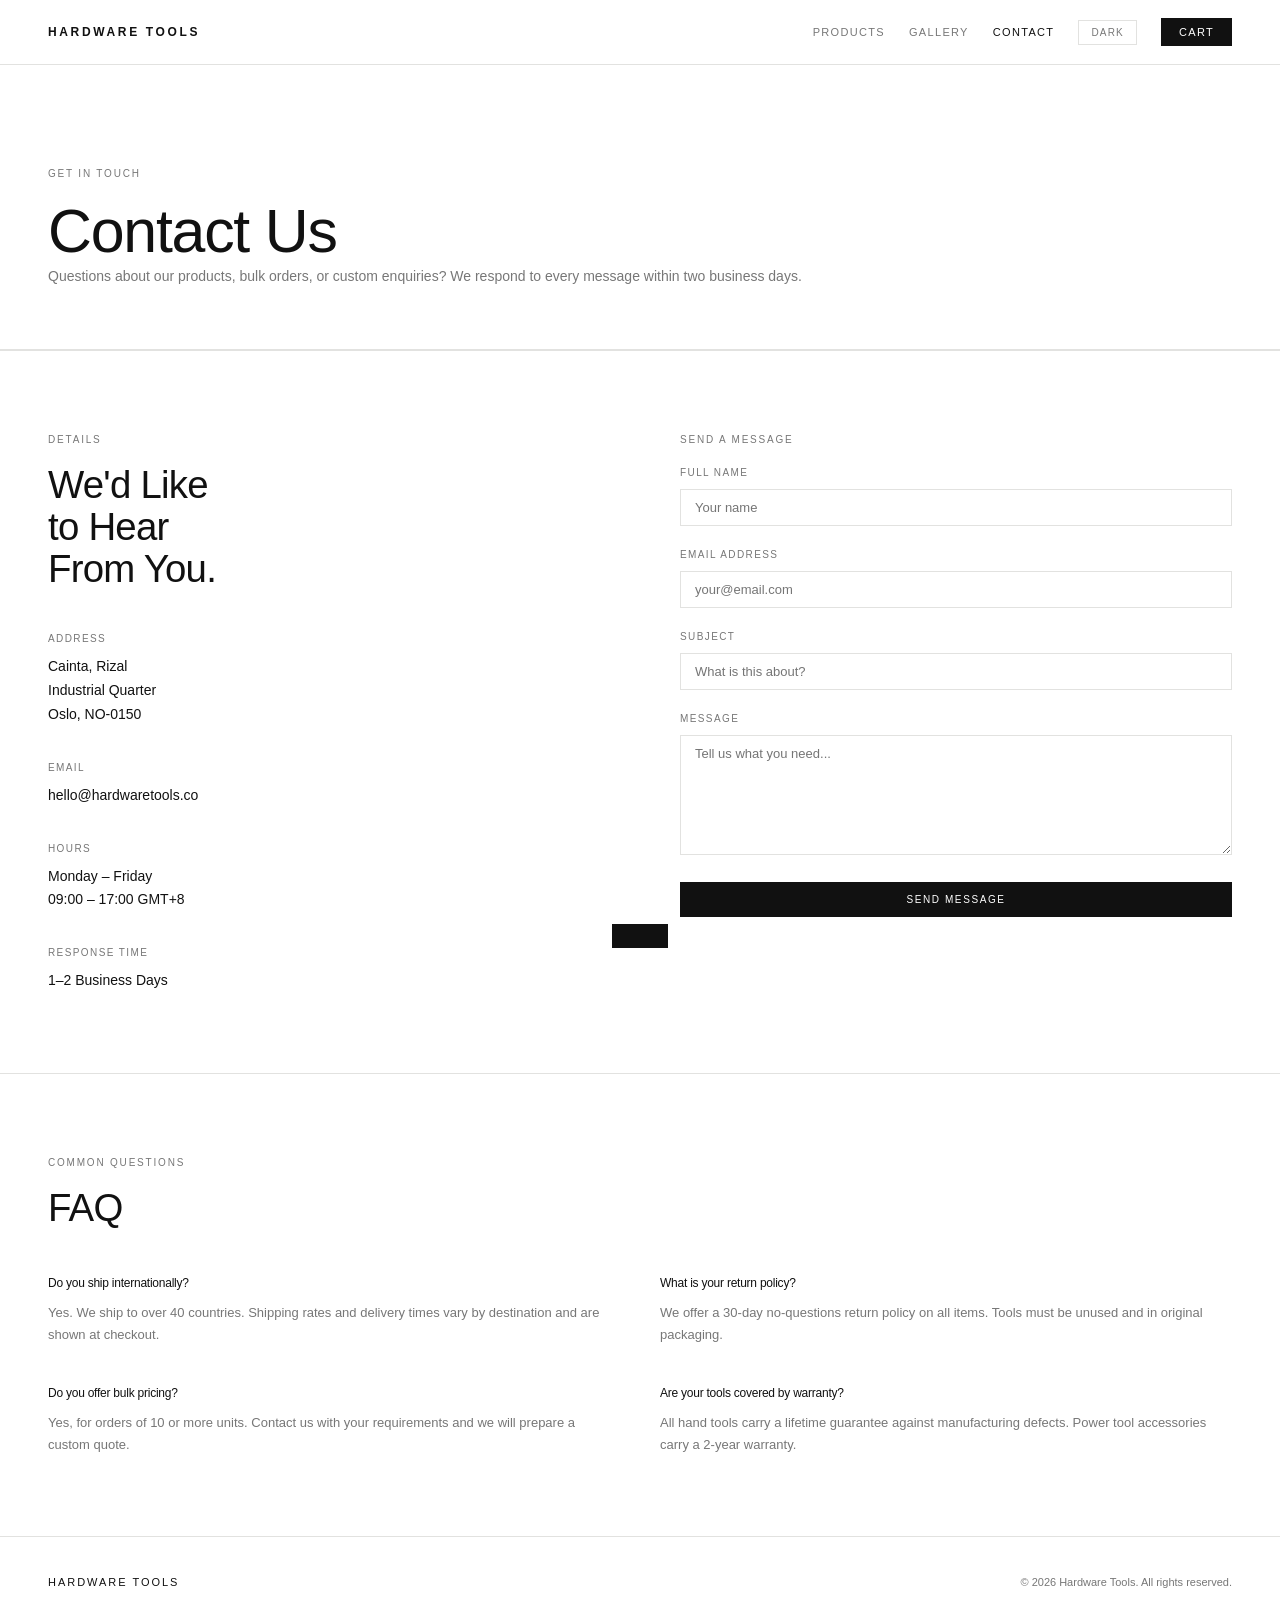
<file: html/contact.html>
<!DOCTYPE html>
<html lang="en">
<head>
  <meta charset="UTF-8">
  <meta name="viewport" content="width=device-width, initial-scale=1.0">
  <title>Contact — Hardware Tools</title>
  <link rel="stylesheet" href="../css/style.css">
</head>
<body>

  <!-- ── Success Popup ───────────────────────────────────────────────────── -->
  <div class="popup-overlay" id="success-popup">
    <div class="popup">
      <button class="popup-close" onclick="closePopup('success-popup')" aria-label="Close">&times;</button>
      <span class="tag">Message Sent</span>
      <h3>Thank You.</h3>
      <p>Your enquiry has been received. We will get back to you within 1–2 business days.</p>
      <button class="btn btn-dark" onclick="closePopup('success-popup')">Close</button>
    </div>
  </div>

  <!-- ── Cart Sidebar ────────────────────────────────────────────────────── -->
  <div class="cart-overlay" id="cartOverlay" onclick="closeCart()"></div>
  <div class="cart-sidebar" id="cartSidebar">
    <div class="cart-header">
      <span class="cart-header-title">Your Cart (<span id="cartCount">0</span>)</span>
      <button class="cart-close" onclick="closeCart()">×</button>
    </div>
    <div class="cart-items" id="cartItems">
      <div class="cart-empty" id="cartEmpty">Your cart is empty.</div>
    </div>
    <div class="cart-footer">
      <div class="cart-total-row">
        <span class="cart-total-label">Total</span>
        <span class="cart-total-val" id="cartTotal">$0</span>
      </div>
      <button class="checkout-btn" onclick="checkout()">Buy Now — Checkout</button>
    </div>
  </div>

  <!-- ── Order Success Modal ─────────────────────────────────────────────── -->
  <div class="overlay" id="orderModal">
    <div class="modal">
      <button class="modal-close" onclick="closeModal('orderModal')">×</button>
      <span class="tag">Order Placed</span>
      <h3>Thank you!</h3>
      <p>Your order has been placed. We'll send a confirmation to your email within a few minutes.</p>
      <button class="btn btn-dark" onclick="closeModal('orderModal')">Continue Shopping</button>
    </div>
  </div>

  <!-- ── Toast ───────────────────────────────────────────────────────────── -->
  <div class="toast" id="toast"></div>

  <!-- ── Navigation ──────────────────────────────────────────────────────── -->
  <nav>
    <a href="index.html" class="nav-logo">Hardware Tools</a>
    <div class="nav-right">
      <a class="nav-link" href="products.html">Products</a>
      <a class="nav-link" href="gallery.html">Gallery</a>
      <a class="nav-link active" href="contact.html">Contact</a>
      <button class="theme-btn" id="themeBtn" onclick="toggleTheme()">Dark</button>
      <button class="cart-btn" onclick="openCart()">
        Cart <span class="cart-count" id="cartBadge">0</span>
      </button>
    </div>
  </nav>

  <!-- ── Page header ─────────────────────────────────────────────────────── -->
  <section class="hero" style="padding-bottom: 60px;">
    <span class="tag">Get in Touch</span>
    <h1>Contact Us</h1>
    <p>Questions about our products, bulk orders, or custom enquiries? We respond to every message within two business days.</p>
  </section>

  <!-- ── Contact section ─────────────────────────────────────────────────── -->
  <section class="section section-border">
    <div style="display: grid; grid-template-columns: 1fr 1fr; gap: 80px; align-items: start;">

      <!-- Info column -->
      <div>
        <span class="tag">Details</span>
        <h2 style="margin-bottom: 40px;">We'd Like<br>to Hear<br>From You.</h2>

        <div style="margin-bottom: 32px;">
          <div style="font-size: 10px; letter-spacing: 0.14em; text-transform: uppercase; color: var(--text-muted); margin-bottom: 8px;">Address</div>
          <div style="font-size: 14px; color: var(--text);">Cainta, Rizal<br>Industrial Quarter<br>Oslo, NO-0150</div>
        </div>

        <div style="margin-bottom: 32px;">
          <div style="font-size: 10px; letter-spacing: 0.14em; text-transform: uppercase; color: var(--text-muted); margin-bottom: 8px;">Email</div>
          <div style="font-size: 14px; color: var(--text);">hello@hardwaretools.co</div>
        </div>

        <div style="margin-bottom: 32px;">
          <div style="font-size: 10px; letter-spacing: 0.14em; text-transform: uppercase; color: var(--text-muted); margin-bottom: 8px;">Hours</div>
          <div style="font-size: 14px; color: var(--text);">Monday – Friday<br>09:00 – 17:00 GMT+8</div>
        </div>

        <div>
          <div style="font-size: 10px; letter-spacing: 0.14em; text-transform: uppercase; color: var(--text-muted); margin-bottom: 8px;">Response Time</div>
          <div style="font-size: 14px; color: var(--text);">1–2 Business Days</div>
        </div>
      </div>

      <!-- Contact form -->
      <div>
        <span class="tag">Send a Message</span>

        <form id="contact-form" novalidate onsubmit="submitForm(event)">

          <div class="form-group">
            <label for="name">Full Name</label>
            <input type="text" id="name" placeholder="Your name" autocomplete="name">
            <div class="error-msg" id="name-error">Please enter your full name.</div>
          </div>

          <div class="form-group">
            <label for="email">Email Address</label>
            <input type="email" id="email" placeholder="your@email.com" autocomplete="email">
            <div class="error-msg" id="email-error">Please enter a valid email address.</div>
          </div>

          <div class="form-group">
            <label for="subject">Subject</label>
            <input type="text" id="subject" placeholder="What is this about?">
            <div class="error-msg" id="subject-error">Please enter a subject.</div>
          </div>

          <div class="form-group">
            <label for="message">Message</label>
            <textarea id="message" placeholder="Tell us what you need..."></textarea>
            <div class="error-msg" id="message-error">Please enter a message (at least 20 characters).</div>
          </div>

          <button type="submit" class="btn btn-dark" style="width: 100%;">Send Message</button>
        </form>
      </div>

    </div>
  </section>

  <!-- ── FAQ ─────────────────────────────────────────────────────────────── -->
  <section class="section section-border">
    <span class="tag">Common Questions</span>
    <h2 style="margin-bottom: 48px;">FAQ</h2>
    <div style="display: grid; grid-template-columns: 1fr 1fr; gap: 40px;">
      <div>
        <h3 style="margin-bottom: 12px; font-size: 12px;">Do you ship internationally?</h3>
        <p style="font-size: 13px;">Yes. We ship to over 40 countries. Shipping rates and delivery times vary by destination and are shown at checkout.</p>
      </div>
      <div>
        <h3 style="margin-bottom: 12px; font-size: 12px;">What is your return policy?</h3>
        <p style="font-size: 13px;">We offer a 30-day no-questions return policy on all items. Tools must be unused and in original packaging.</p>
      </div>
      <div>
        <h3 style="margin-bottom: 12px; font-size: 12px;">Do you offer bulk pricing?</h3>
        <p style="font-size: 13px;">Yes, for orders of 10 or more units. Contact us with your requirements and we will prepare a custom quote.</p>
      </div>
      <div>
        <h3 style="margin-bottom: 12px; font-size: 12px;">Are your tools covered by warranty?</h3>
        <p style="font-size: 13px;">All hand tools carry a lifetime guarantee against manufacturing defects. Power tool accessories carry a 2-year warranty.</p>
      </div>
    </div>
  </section>

  <!-- ── Footer ──────────────────────────────────────────────────────────── -->
  <footer>
    <span class="footer-logo">Hardware Tools</span>
    <span class="footer-text">&copy; 2026 Hardware Tools. All rights reserved.</span>
  </footer>

  <!-- ── Scripts ─────────────────────────────────────────────────────────────
       Load order:
         1. main.js    — PRODUCTS data
         2. popup.js   — openPopup / closePopup (success-popup)
         3. cart.js    — cart state, renderCart, openCart, closeCart, checkout
         4. theme.js   — dark/light mode
         5. contact.js — validate(), submitForm()
  ─────────────────────────────────────────────────────────────────────────── -->
  <script src="../js/main.js"></script>
  <script src="../js/popup.js"></script>
  <script src="../js/cart.js"></script>
  <script src="../js/theme.js"></script>
  <script src="../js/contact.js"></script>

</body>
</html>
</file>
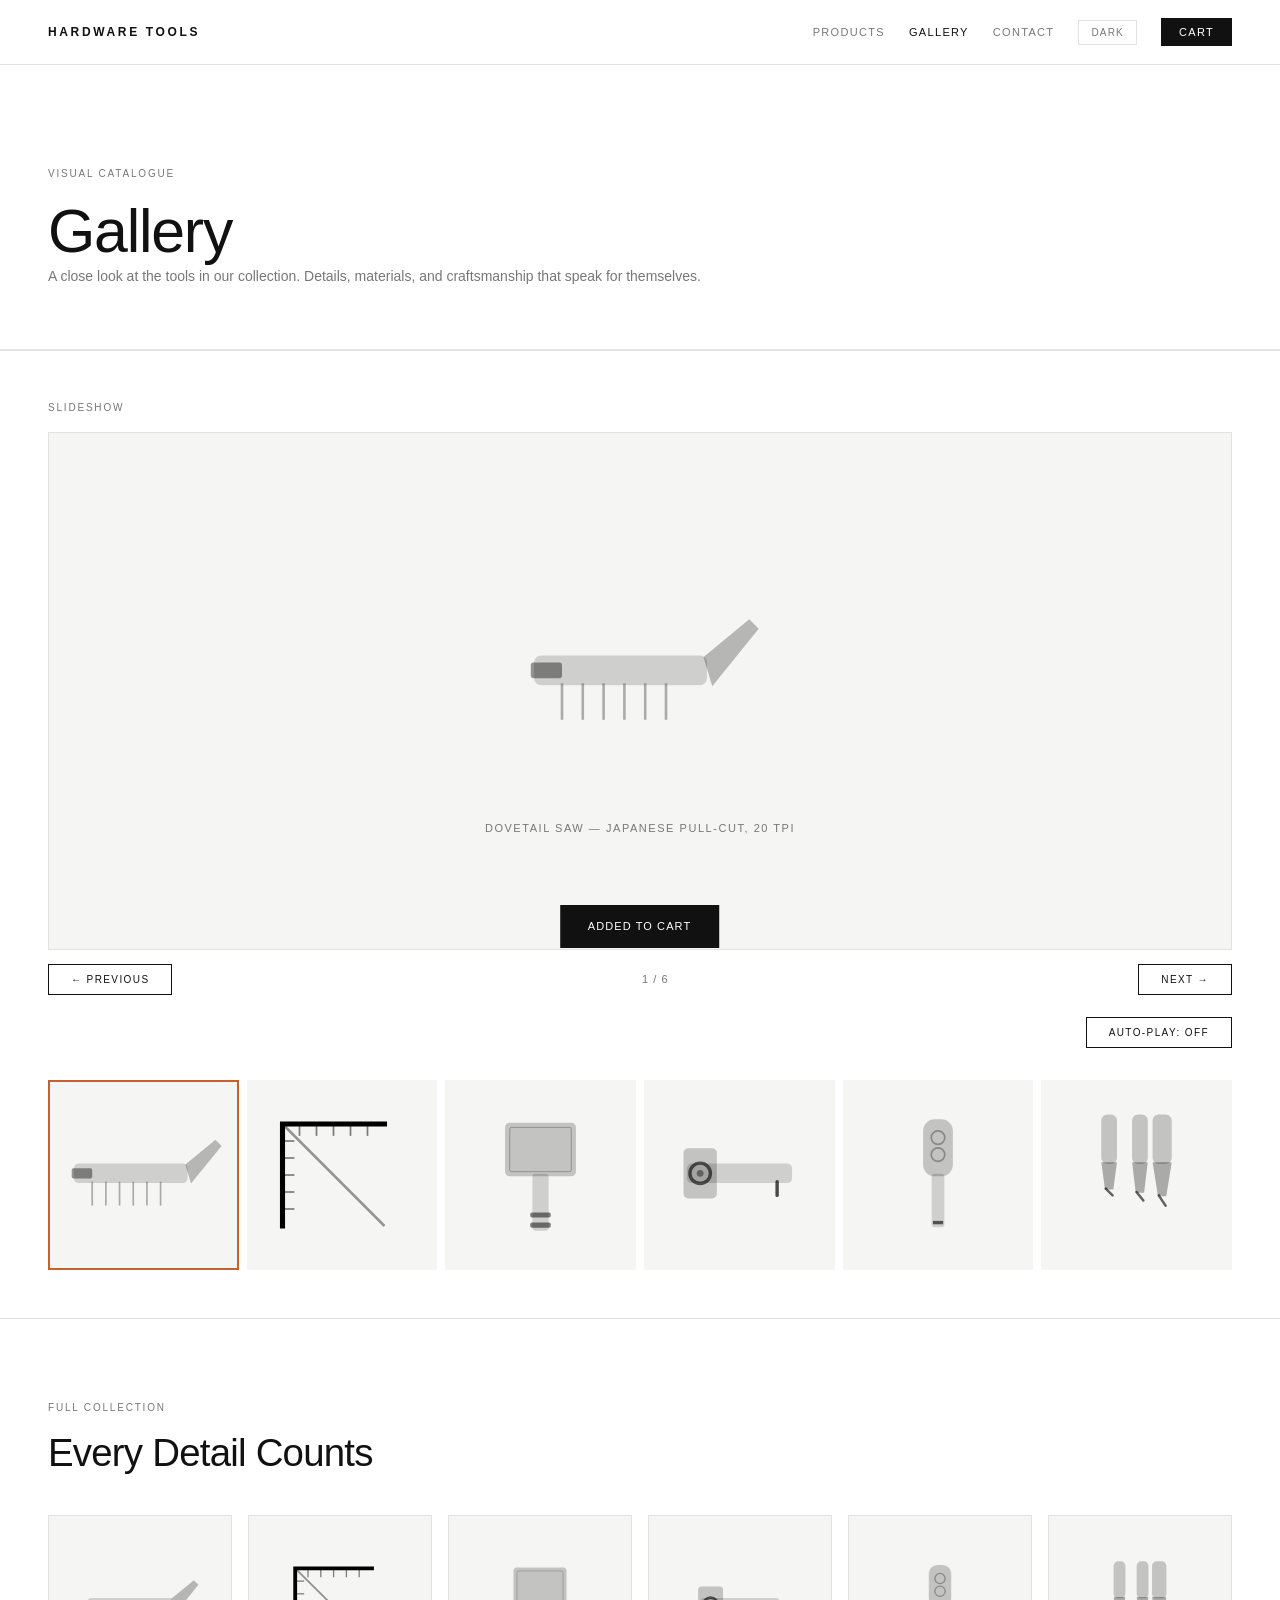
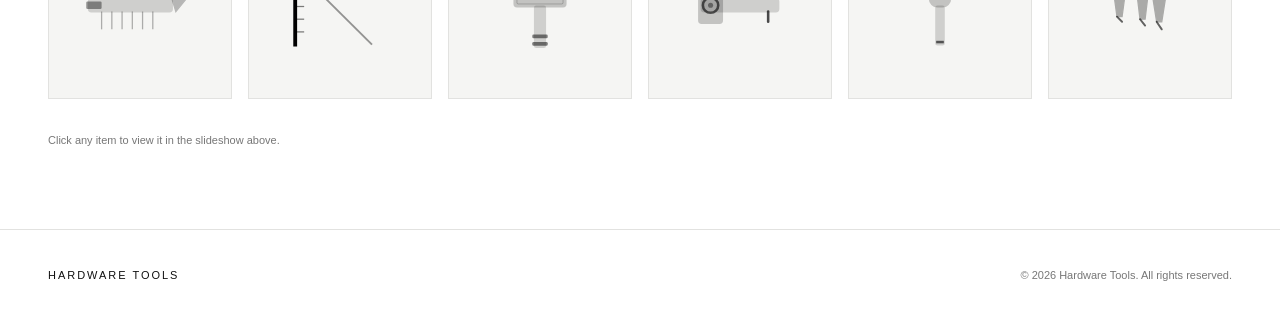
<file: html/gallery.html>
<!DOCTYPE html>
<html lang="en">
<head>
  <meta charset="UTF-8">
  <meta name="viewport" content="width=device-width, initial-scale=1.0">
  <title>Gallery — Hardware Tools</title>
  <link rel="stylesheet" href="../css/style.css">
</head>
<body>

  <!-- ── Cart Sidebar ────────────────────────────────────────────────────── -->
  <div class="cart-overlay" id="cartOverlay" onclick="closeCart()"></div>
  <div class="cart-sidebar" id="cartSidebar">
    <div class="cart-header">
      <span class="cart-header-title">Your Cart (<span id="cartCount">0</span>)</span>
      <button class="cart-close" onclick="closeCart()">×</button>
    </div>
    <div class="cart-items" id="cartItems">
      <div class="cart-empty" id="cartEmpty">Your cart is empty.</div>
    </div>
    <div class="cart-footer">
      <div class="cart-total-row">
        <span class="cart-total-label">Total</span>
        <span class="cart-total-val" id="cartTotal">$0</span>
      </div>
      <button class="checkout-btn" onclick="checkout()">Buy Now — Checkout</button>
    </div>
  </div>

  <!-- ── Order Success Modal ─────────────────────────────────────────────── -->
  <div class="overlay" id="orderModal">
    <div class="modal">
      <button class="modal-close" onclick="closeModal('orderModal')">×</button>
      <span class="tag">Order Placed</span>
      <h3>Thank you!</h3>
      <p>Your order has been placed. We'll send a confirmation to your email within a few minutes.</p>
      <button class="btn btn-dark" onclick="closeModal('orderModal')">Continue Shopping</button>
    </div>
  </div>

  <!-- ── Toast ───────────────────────────────────────────────────────────── -->
  <div class="toast" id="toast">Added to cart</div>

  <!-- ── Navigation ──────────────────────────────────────────────────────── -->
  <nav>
    <a href="index.html" class="nav-logo">Hardware Tools</a>
    <div class="nav-right">
      <a class="nav-link" href="products.html">Products</a>
      <a class="nav-link active" href="gallery.html">Gallery</a>
      <a class="nav-link" href="contact.html">Contact</a>
      <button class="theme-btn" id="themeBtn" onclick="toggleTheme()">Dark</button>
      <button class="cart-btn" onclick="openCart()">
        Cart <span class="cart-count" id="cartBadge">0</span>
      </button>
    </div>
  </nav>

  <!-- ── Page header ─────────────────────────────────────────────────────── -->
  <section class="hero" style="padding-bottom: 60px;">
    <span class="tag">Visual Catalogue</span>
    <h1>Gallery</h1>
    <p>A close look at the tools in our collection. Details, materials, and craftsmanship that speak for themselves.</p>
  </section>

  <!-- ── Slideshow ───────────────────────────────────────────────────────── -->
  <section class="section-sm section-border">
    <span class="tag">Slideshow</span>

    <div class="slideshow" id="slideshow">

      <div class="slide active">
        <img src="../images/product-dovetail-saw.svg" alt="Dovetail Saw" style="max-height: 260px; object-fit: contain;">
        <div class="slide-caption">Dovetail Saw — Japanese pull-cut, 20 TPI</div>
      </div>

      <div class="slide">
        <img src="../images/product-layout-square.svg" alt="Layout Square" style="max-height: 260px; object-fit: contain;">
        <div class="slide-caption">Layout Square — Precision machined stainless steel</div>
      </div>

      <div class="slide">
        <img src="../images/product-joiners-mallet.svg" alt="Joiner's Mallet" style="max-height: 260px; object-fit: contain;">
        <div class="slide-caption">Joiner's Mallet — Solid European beech</div>
      </div>

      <div class="slide">
        <img src="../images/product-marking-gauge.svg" alt="Marking Gauge" style="max-height: 260px; object-fit: contain;">
        <div class="slide-caption">Marking Gauge — Wheel cutter, rosewood fence</div>
      </div>

      <div class="slide">
        <img src="../images/product-driver-set.svg" alt="Precision Driver Set" style="max-height: 260px; object-fit: contain;">
        <div class="slide-caption">Precision Driver Set — 8-piece, hardened S2 steel</div>
      </div>

      <div class="slide">
        <img src="../images/product-chisel-set.svg" alt="Bench Chisel Set" style="max-height: 260px; object-fit: contain;">
        <div class="slide-caption">Bench Chisel Set — A2 steel, honed to 25°</div>
      </div>

    </div>

    <div class="slide-controls">
      <button class="slide-btn" onclick="changeSlide(-1)">← Previous</button>
      <span class="slide-counter" id="slideCounter">1 / 6</span>
      <button class="slide-btn" onclick="changeSlide(1)">Next →</button>
    </div>

    <div style="margin-top: 8px; text-align: right;">
      <button class="slide-btn" id="auto-btn" onclick="toggleAuto()">Auto-play: Off</button>
    </div>

    <div id="thumbs" class="thumbs" style="margin-top: 32px;">
      <div class="thumb active" onclick="goToSlide(0)">
        <img src="../images/product-dovetail-saw.svg"   alt="Dovetail Saw"         style="width:100%; height:100%; object-fit:cover;">
      </div>
      <div class="thumb" onclick="goToSlide(1)">
        <img src="../images/product-layout-square.svg"  alt="Layout Square"        style="width:100%; height:100%; object-fit:cover;">
      </div>
      <div class="thumb" onclick="goToSlide(2)">
        <img src="../images/product-joiners-mallet.svg" alt="Joiner's Mallet"      style="width:100%; height:100%; object-fit:cover;">
      </div>
      <div class="thumb" onclick="goToSlide(3)">
        <img src="../images/product-marking-gauge.svg"  alt="Marking Gauge"        style="width:100%; height:100%; object-fit:cover;">
      </div>
      <div class="thumb" onclick="goToSlide(4)">
        <img src="../images/product-driver-set.svg"     alt="Precision Driver Set" style="width:100%; height:100%; object-fit:cover;">
      </div>
      <div class="thumb" onclick="goToSlide(5)">
        <img src="../images/product-chisel-set.svg"     alt="Bench Chisel Set"     style="width:100%; height:100%; object-fit:cover;">
      </div>
    </div>
  </section>

  <!-- ── Full-collection grid ────────────────────────────────────────────── -->
  <section class="section section-border">
    <span class="tag">Full Collection</span>
    <h2 style="margin-bottom: 40px;">Every Detail Counts</h2>

    <div style="display: grid; grid-template-columns: repeat(auto-fit, minmax(180px, 1fr)); gap: 16px;">
      <div class="product-img" style="cursor:pointer;"
           onclick="goToSlide(0); document.getElementById('slideshow').scrollIntoView({behavior:'smooth'})">
        <img src="../images/product-dovetail-saw.svg"   alt="Dovetail Saw">
      </div>
      <div class="product-img" style="cursor:pointer;"
           onclick="goToSlide(1); document.getElementById('slideshow').scrollIntoView({behavior:'smooth'})">
        <img src="../images/product-layout-square.svg"  alt="Layout Square">
      </div>
      <div class="product-img" style="cursor:pointer;"
           onclick="goToSlide(2); document.getElementById('slideshow').scrollIntoView({behavior:'smooth'})">
        <img src="../images/product-joiners-mallet.svg" alt="Joiner's Mallet">
      </div>
      <div class="product-img" style="cursor:pointer;"
           onclick="goToSlide(3); document.getElementById('slideshow').scrollIntoView({behavior:'smooth'})">
        <img src="../images/product-marking-gauge.svg"  alt="Marking Gauge">
      </div>
      <div class="product-img" style="cursor:pointer;"
           onclick="goToSlide(4); document.getElementById('slideshow').scrollIntoView({behavior:'smooth'})">
        <img src="../images/product-driver-set.svg"     alt="Precision Driver Set">
      </div>
      <div class="product-img" style="cursor:pointer;"
           onclick="goToSlide(5); document.getElementById('slideshow').scrollIntoView({behavior:'smooth'})">
        <img src="../images/product-chisel-set.svg"     alt="Bench Chisel Set">
      </div>
    </div>

    <p style="margin-top: 16px; font-size: 11px; color: var(--text-muted);">Click any item to view it in the slideshow above.</p>
  </section>

  <!-- ── Footer ──────────────────────────────────────────────────────────── -->
  <footer>
    <span class="footer-logo">Hardware Tools</span>
    <span class="footer-text">&copy; 2026 Hardware Tools. All rights reserved.</span>
  </footer>

  <!-- ── Scripts ─────────────────────────────────────────────────────────────
       Load order:
         1. main.js    — PRODUCTS data + theme
         2. cart.js    — cart state, renderCart, openCart, closeCart, checkout
         3. gallery.js — slideshow: changeSlide, goToSlide, toggleAuto
         4. theme.js   — dark/light mode
  ─────────────────────────────────────────────────────────────────────────── -->
  <script src="../js/main.js"></script>
  <script src="../js/cart.js"></script>
  <script src="../js/gallery.js"></script>
  <script src="../js/theme.js"></script>

</body>
</html>
</file>
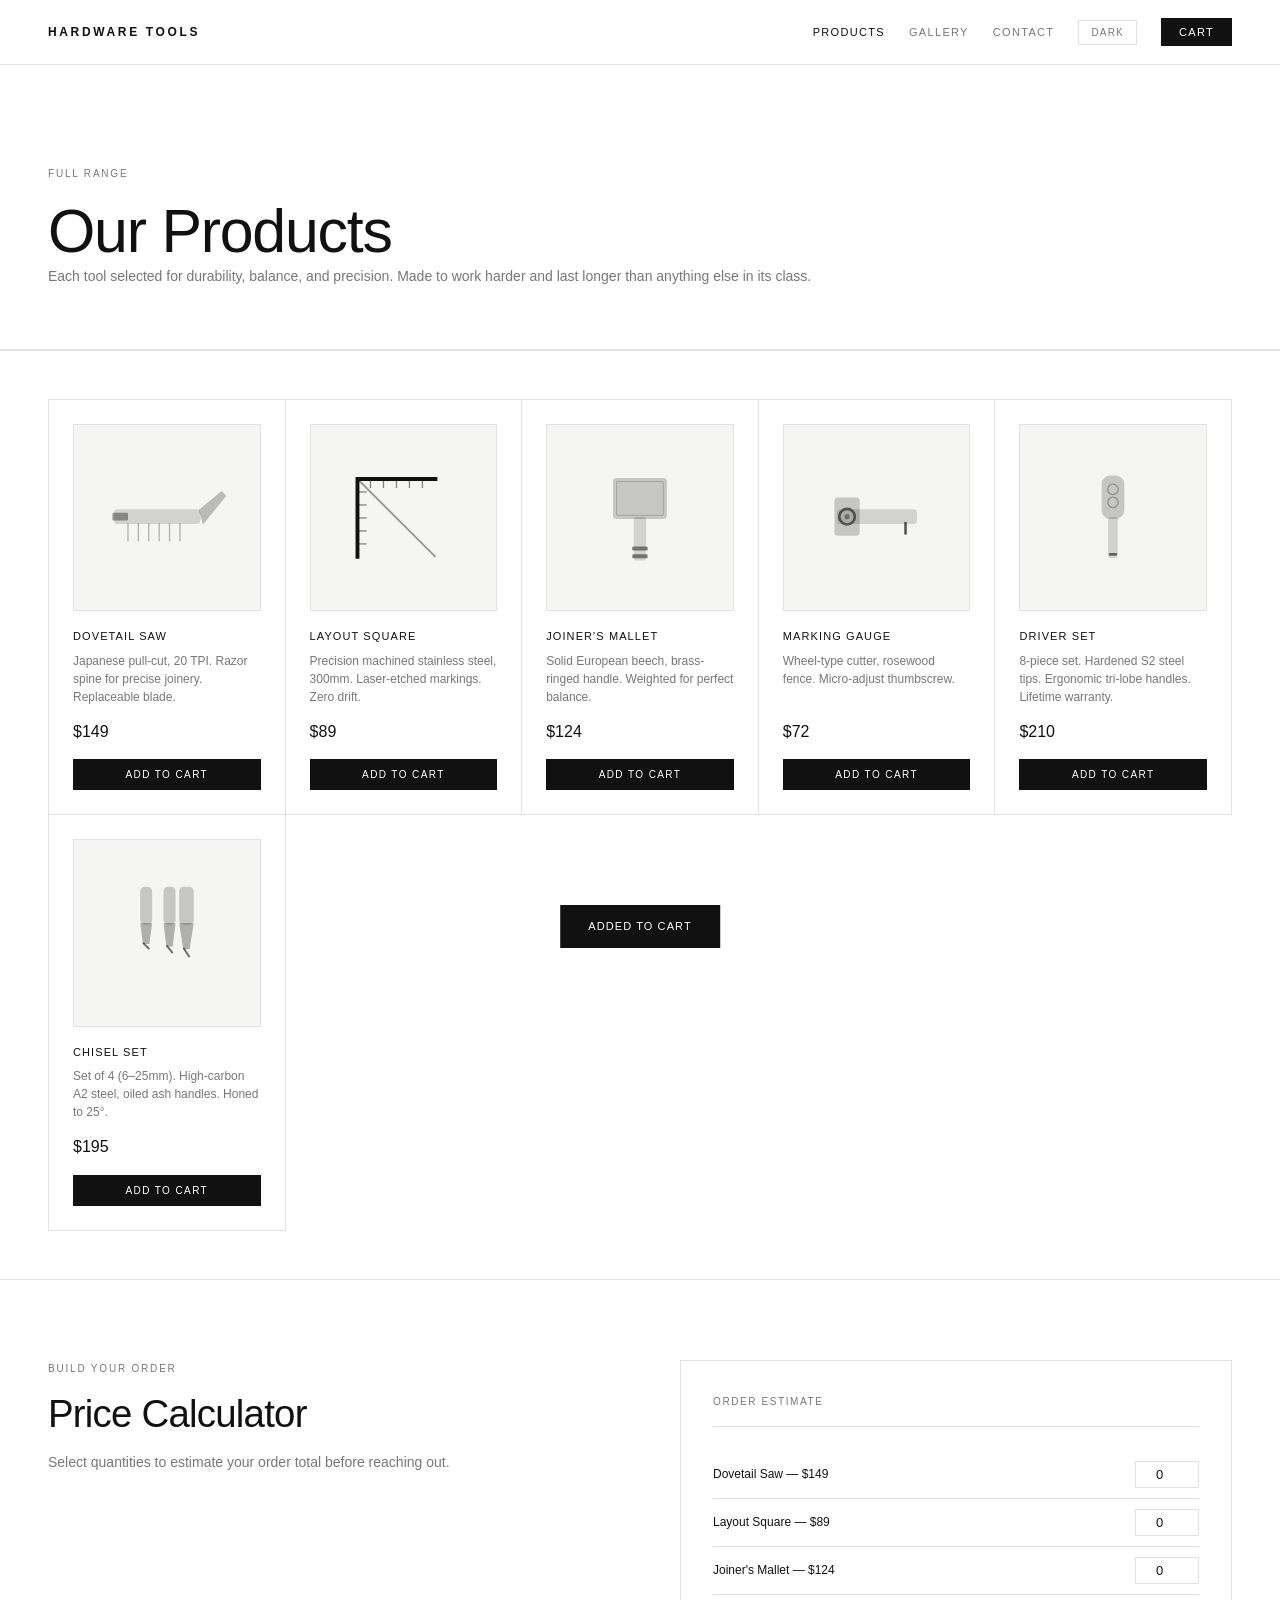
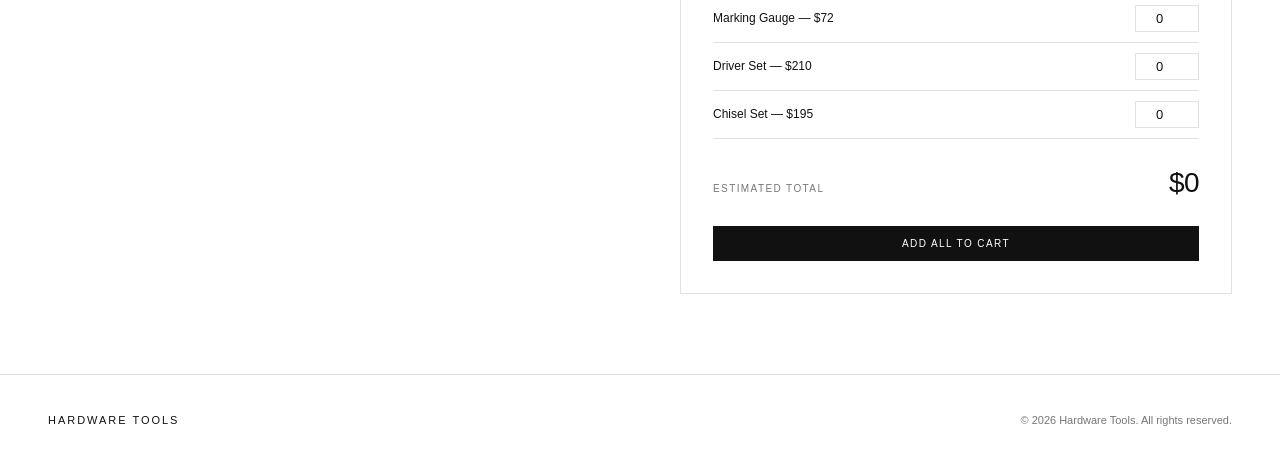
<file: html/products.html>
<!DOCTYPE html>
<html lang="en">
<head>
  <meta charset="UTF-8">
  <meta name="viewport" content="width=device-width, initial-scale=1.0">
  <title>Products — Hardware Tools</title>
  <link rel="stylesheet" href="../css/style.css">
</head>
<body>

  <!-- ── Cart Sidebar ────────────────────────────────────────────────────── -->
  <div class="cart-overlay" id="cartOverlay" onclick="closeCart()"></div>
  <div class="cart-sidebar" id="cartSidebar">
    <div class="cart-header">
      <span class="cart-header-title">Your Cart (<span id="cartCount">0</span>)</span>
      <button class="cart-close" onclick="closeCart()">×</button>
    </div>
    <div class="cart-items" id="cartItems">
      <div class="cart-empty" id="cartEmpty">Your cart is empty.</div>
    </div>
    <div class="cart-footer">
      <div class="cart-total-row">
        <span class="cart-total-label">Total</span>
        <span class="cart-total-val" id="cartTotal">$0</span>
      </div>
      <button class="checkout-btn" onclick="checkout()">Buy Now — Checkout</button>
    </div>
  </div>

  <!-- ── Order Success Modal ─────────────────────────────────────────────── -->
  <div class="overlay" id="orderModal">
    <div class="modal">
      <button class="modal-close" onclick="closeModal('orderModal')">×</button>
      <span class="tag">Order Placed</span>
      <h3>Thank you!</h3>
      <p>Your order has been placed. We'll send a confirmation to your email within a few minutes.</p>
      <button class="btn btn-dark" onclick="closeModal('orderModal')">Continue Shopping</button>
    </div>
  </div>

  <!-- ── Toast ───────────────────────────────────────────────────────────── -->
  <div class="toast" id="toast">Added to cart</div>

  <!-- ── Navigation ──────────────────────────────────────────────────────── -->
  <nav>
    <a href="index.html" class="nav-logo">Hardware Tools</a>
    <div class="nav-right">
      <a class="nav-link active" href="products.html">Products</a>
      <a class="nav-link" href="gallery.html">Gallery</a>
      <a class="nav-link" href="contact.html">Contact</a>
      <button class="theme-btn" id="themeBtn" onclick="toggleTheme()">Dark</button>
      <button class="cart-btn" onclick="openCart()">
        Cart <span class="cart-count" id="cartBadge">0</span>
      </button>
    </div>
  </nav>

  <!-- ── Page header ─────────────────────────────────────────────────────── -->
  <section class="hero" style="padding-bottom: 60px;">
    <span class="tag">Full Range</span>
    <h1>Our Products</h1>
    <p>Each tool selected for durability, balance, and precision. Made to work harder and last longer than anything else in its class.</p>
  </section>

  <!-- ── Product Grid ─────────────────────────────────────────────────────── -->
  <section class="section-sm section-border">
    <div class="product-grid" id="productGrid"></div>
  </section>

  <!-- ── Price Calculator ─────────────────────────────────────────────────── -->
  <section class="section section-border">
    <div style="display: grid; grid-template-columns: 1fr 1fr; gap: 80px; align-items: start;">

      <div>
        <span class="tag">Build Your Order</span>
        <h2 style="margin-bottom: 16px;">Price Calculator</h2>
        <p>Select quantities to estimate your order total before reaching out.</p>
      </div>

      <div class="calculator">
        <div class="calc-title">Order Estimate</div>
        <div id="calcRows"></div>
        <div class="calc-total-row">
          <span class="calc-total-label">Estimated Total</span>
          <span class="calc-total-val" id="calcResult">$0</span>
        </div>
        <button class="add-all-btn" onclick="addAllFromCalc()">Add All to Cart</button>
      </div>

    </div>
  </section>

  <!-- ── Footer ──────────────────────────────────────────────────────────── -->
  <footer>
    <span class="footer-logo">Hardware Tools</span>
    <span class="footer-text">&copy; 2026 Hardware Tools. All rights reserved.</span>
  </footer>

  <!-- ── Scripts ─────────────────────────────────────────────────────────────
       Load order:
         1. main.js   — PRODUCTS data + buildProductGrid, buildCalc, toggleTheme
         2. cart.js   — cart state, renderCart, addToCart(id), checkout
         3. theme.js  — dark/light mode (standalone pages)
  ─────────────────────────────────────────────────────────────────────────── -->
  <script src="../js/main.js"></script>
  <script src="../js/cart.js"></script>
  <script src="../js/theme.js"></script>

</body>
</html>
</file>
<file: style.css>
/* ── Reset & Base ── */
*, *::before, *::after { box-sizing: border-box; margin: 0; padding: 0; }

:root {
  --bg: #ffffff;
  --bg-soft: #f6f6f6;
  --text: #0a0a0a;
  --text-muted: #666666;
  --border: #0a0a0a;
  --border-soft: #e0e0e0;
  --accent: #0a0a0a;
  --accent-text: #ffffff;
}

body.dark {
  --bg: #0a0a0a;
  --bg-soft: #1a1a1a;
  --text: #f0f0f0;
  --text-muted: #999999;
  --border: #f0f0f0;
  --border-soft: #2a2a2a;
  --accent: #f0f0f0;
  --accent-text: #0a0a0a;
}

html { scroll-behavior: smooth; }

body {
  font-family: 'Helvetica Neue', Helvetica, Arial, sans-serif;
  background: var(--bg);
  color: var(--text);
  font-size: 14px;
  line-height: 1.7;
  transition: background 0.3s ease, color 0.3s ease;
  min-height: 100vh;
}

/* ── Typography ── */
h1, h2, h3, h4 { font-weight: 400; line-height: 1.1; letter-spacing: -0.02em; }
h1 { font-size: clamp(2rem, 5vw, 3.5rem); }
h2 { font-size: clamp(1.5rem, 3vw, 2.2rem); }
h3 { font-size: 1rem; letter-spacing: 0.08em; text-transform: uppercase; }
p { color: var(--text-muted); }
a { color: var(--text); text-decoration: none; }

/* ── Navigation ── */
nav {
  display: flex;
  justify-content: space-between;
  align-items: center;
  padding: 20px 48px;
  border-bottom: 1px solid var(--border);
  position: sticky;
  top: 0;
  background: var(--bg);
  z-index: 100;
}

.nav-logo {
  font-size: 13px;
  font-weight: 500;
  letter-spacing: 0.22em;
  text-transform: uppercase;
  color: var(--text);
}

.nav-links {
  display: flex;
  align-items: center;
  gap: 36px;
  list-style: none;
}

.nav-links a {
  font-size: 11px;
  letter-spacing: 0.14em;
  text-transform: uppercase;
  color: var(--text-muted);
  transition: color 0.2s;
}

.nav-links a:hover,
.nav-links a.active { color: var(--text); }

/* ── Dark Mode Toggle ── */
#theme-toggle {
  background: none;
  border: 1px solid var(--border);
  color: var(--text);
  cursor: pointer;
  padding: 6px 14px;
  font-size: 10px;
  letter-spacing: 0.12em;
  text-transform: uppercase;
  transition: background 0.2s, color 0.2s;
}

#theme-toggle:hover {
  background: var(--text);
  color: var(--bg);
}

/* ── Buttons ── */
.btn {
  display: inline-block;
  padding: 12px 32px;
  font-size: 10px;
  letter-spacing: 0.16em;
  text-transform: uppercase;
  cursor: pointer;
  transition: background 0.2s, color 0.2s;
  border: none;
  font-family: inherit;
}

.btn-dark {
  background: var(--text);
  color: var(--bg);
}

.btn-dark:hover {
  background: var(--text-muted);
}

.btn-outline {
  background: transparent;
  color: var(--text);
  border: 1px solid var(--border);
}

.btn-outline:hover {
  background: var(--text);
  color: var(--bg);
}

/* ── Sections & Layout ── */
.section { padding: 80px 48px; }
.section-sm { padding: 48px 48px; }
.section-border { border-top: 1px solid var(--border-soft); }

.tag {
  font-size: 10px;
  letter-spacing: 0.18em;
  text-transform: uppercase;
  color: var(--text-muted);
  margin-bottom: 20px;
  display: block;
}

/* ── Hero ── */
.hero {
  padding: 100px 48px 80px;
  border-bottom: 1px solid var(--border-soft);
}

.hero h1 { margin-bottom: 28px; max-width: 700px; }
.hero p { max-width: 480px; margin-bottom: 40px; font-size: 14px; }

/* ── Product Grid ── */
.product-grid {
  display: grid;
  grid-template-columns: repeat(auto-fit, minmax(200px, 1fr));
  border-left: 1px solid var(--border-soft);
  border-top: 1px solid var(--border-soft);
}

.product-card {
  padding: 28px 24px;
  border-right: 1px solid var(--border-soft);
  border-bottom: 1px solid var(--border-soft);
  cursor: pointer;
  transition: background 0.2s;
}

.product-card:hover { background: var(--bg-soft); }

.product-img {
  width: 100%;
  aspect-ratio: 1;
  background: var(--bg-soft);
  border: 1px solid var(--border-soft);
  display: flex;
  align-items: center;
  justify-content: center;
  font-size: 48px;
  margin-bottom: 20px;
}

.product-name {
  font-size: 11px;
  letter-spacing: 0.1em;
  text-transform: uppercase;
  margin-bottom: 6px;
  color: var(--text);
}

.product-desc {
  font-size: 12px;
  color: var(--text-muted);
  margin-bottom: 12px;
  line-height: 1.5;
}

.product-price {
  font-size: 13px;
  color: var(--text);
  font-weight: 500;
}

/* ── Gallery ── */
.slideshow {
  position: relative;
  border: 1px solid var(--border-soft);
  overflow: hidden;
}

.slide {
  display: none;
  width: 100%;
  aspect-ratio: 16/7;
  background: var(--bg-soft);
  align-items: center;
  justify-content: center;
  flex-direction: column;
  gap: 16px;
}

.slide.active { display: flex; }

.slide-icon { font-size: 80px; color: var(--border-soft); }
.slide-caption {
  font-size: 11px;
  letter-spacing: 0.14em;
  text-transform: uppercase;
  color: var(--text-muted);
}

.slide-controls {
  display: flex;
  align-items: center;
  justify-content: space-between;
  padding: 16px 0;
}

.slide-btn {
  background: none;
  border: 1px solid var(--border);
  color: var(--text);
  padding: 10px 24px;
  font-size: 10px;
  letter-spacing: 0.14em;
  text-transform: uppercase;
  cursor: pointer;
  font-family: inherit;
  transition: background 0.2s, color 0.2s;
}

.slide-btn:hover {
  background: var(--text);
  color: var(--bg);
}

.slide-counter {
  font-size: 11px;
  letter-spacing: 0.1em;
  color: var(--text-muted);
}

.gallery-thumbs {
  display: grid;
  grid-template-columns: repeat(auto-fit, minmax(120px, 1fr));
  gap: 12px;
  margin-top: 24px;
}

.thumb {
  aspect-ratio: 1;
  background: var(--bg-soft);
  border: 1px solid var(--border-soft);
  display: flex;
  align-items: center;
  justify-content: center;
  font-size: 32px;
  cursor: pointer;
  transition: border-color 0.2s;
}

.thumb:hover,
.thumb.active { border-color: var(--border); }

/* ── Contact Form ── */
.form-group { margin-bottom: 24px; }

label {
  display: block;
  font-size: 10px;
  letter-spacing: 0.14em;
  text-transform: uppercase;
  color: var(--text-muted);
  margin-bottom: 8px;
}

input, textarea, select {
  width: 100%;
  padding: 12px 0;
  background: transparent;
  border: none;
  border-bottom: 1px solid var(--border-soft);
  color: var(--text);
  font-family: inherit;
  font-size: 14px;
  outline: none;
  transition: border-color 0.2s;
}

input:focus, textarea:focus {
  border-bottom-color: var(--border);
}

input.error, textarea.error {
  border-bottom-color: #cc0000;
}

textarea { resize: vertical; min-height: 100px; }

.error-msg {
  font-size: 11px;
  color: #cc0000;
  margin-top: 4px;
  display: none;
}

.error-msg.visible { display: block; }

/* ── Calculator ── */
.calculator {
  border: 1px solid var(--border-soft);
  padding: 32px;
  max-width: 480px;
}

.calc-title {
  font-size: 10px;
  letter-spacing: 0.16em;
  text-transform: uppercase;
  color: var(--text-muted);
  margin-bottom: 24px;
  padding-bottom: 16px;
  border-bottom: 1px solid var(--border-soft);
}

.calc-row {
  display: flex;
  justify-content: space-between;
  align-items: center;
  padding: 10px 0;
  border-bottom: 1px solid var(--border-soft);
  font-size: 13px;
}

.calc-row label {
  font-size: 12px;
  letter-spacing: 0.04em;
  text-transform: none;
  color: var(--text);
  margin: 0;
}

.calc-row input[type="number"] {
  width: 80px;
  text-align: right;
  padding: 4px 0;
  border-bottom: 1px solid var(--border-soft);
}

.calc-total {
  display: flex;
  justify-content: space-between;
  align-items: baseline;
  padding: 20px 0 0;
  font-size: 13px;
}

.calc-total-label {
  font-size: 10px;
  letter-spacing: 0.14em;
  text-transform: uppercase;
  color: var(--text-muted);
}

.calc-total-value {
  font-size: 24px;
  letter-spacing: -0.02em;
  color: var(--text);
}

/* ── Popup / Modal ── */
.popup-overlay {
  display: none;
  position: fixed;
  inset: 0;
  background: rgba(0,0,0,0.6);
  z-index: 999;
  align-items: center;
  justify-content: center;
}

.popup-overlay.visible { display: flex; }

.popup {
  background: var(--bg);
  border: 1px solid var(--border);
  padding: 48px;
  max-width: 480px;
  width: 90%;
  position: relative;
}

.popup-close {
  position: absolute;
  top: 16px;
  right: 16px;
  background: none;
  border: none;
  font-size: 20px;
  cursor: pointer;
  color: var(--text-muted);
  line-height: 1;
}

.popup-close:hover { color: var(--text); }

.popup h3 {
  font-size: 18px;
  letter-spacing: -0.01em;
  text-transform: none;
  margin-bottom: 12px;
  color: var(--text);
}

.popup p {
  font-size: 13px;
  margin-bottom: 24px;
}

/* ── Footer ── */
footer {
  padding: 40px 48px;
  border-top: 1px solid var(--border-soft);
  display: flex;
  justify-content: space-between;
  align-items: center;
}

.footer-logo {
  font-size: 11px;
  letter-spacing: 0.18em;
  text-transform: uppercase;
  color: var(--text);
}

.footer-text {
  font-size: 11px;
  color: var(--text-muted);
}

/* ── About Strip ── */
.stats-row {
  display: grid;
  grid-template-columns: repeat(3, 1fr);
  border-top: 1px solid var(--border-soft);
  border-left: 1px solid var(--border-soft);
}

.stat-cell {
  padding: 40px 48px;
  border-right: 1px solid var(--border-soft);
  border-bottom: 1px solid var(--border-soft);
}

.stat-number {
  font-size: 3rem;
  font-weight: 300;
  letter-spacing: -0.04em;
  color: var(--text);
  line-height: 1;
  margin-bottom: 8px;
}

.stat-label {
  font-size: 10px;
  letter-spacing: 0.14em;
  text-transform: uppercase;
  color: var(--text-muted);
}

/* ── Utilities ── */
.divider { border: none; border-top: 1px solid var(--border-soft); margin: 0; }
.text-center { text-align: center; }
.mt-8 { margin-top: 8px; }
.mt-16 { margin-top: 16px; }
.mt-24 { margin-top: 24px; }
.mt-40 { margin-top: 40px; }
.success-msg {
  font-size: 11px;
  color: #006600;
  margin-top: 8px;
  display: none;
  letter-spacing: 0.06em;
}
.success-msg.visible { display: block; }

@media (max-width: 768px) {
  nav { padding: 16px 20px; }
  .hero, .section { padding: 60px 20px; }
  .stats-row { grid-template-columns: 1fr; }
  footer { flex-direction: column; gap: 12px; text-align: center; }
}
</file>
<file: css/style.css>
/* ── Reset & Base ── */
*, *::before, *::after { box-sizing: border-box; margin: 0; padding: 0; }

:root {
  --bg: #ffffff;
  --bg-soft: #f5f5f3;
  --text: #111111;
  --text-muted: #777777;
  --border: #111111;
  --border-soft: #e2e2e0;
  --accent: #c8602a;
}

body.dark {
  --bg: #111111;
  --bg-soft: #1c1c1c;
  --text: #f0efe9;
  --text-muted: #888888;
  --border: #f0efe9;
  --border-soft: #2a2a2a;
}

html { scroll-behavior: smooth; }

body {
  font-family: 'Helvetica Neue', Helvetica, Arial, sans-serif;
  background: var(--bg);
  color: var(--text);
  font-size: 14px;
  line-height: 1.7;
  transition: background .3s, color .3s;
}

a { color: var(--text); text-decoration: none; }
p { color: var(--text-muted); }
h1, h2, h3 { font-weight: 400; line-height: 1.1; letter-spacing: -.02em; }
h1 { font-size: clamp(2.2rem, 5vw, 3.8rem); }
h2 { font-size: clamp(1.6rem, 3vw, 2.4rem); }

/* ── NAV ── */
nav {
  display: flex;
  justify-content: space-between;
  align-items: center;
  padding: 18px 48px;
  border-bottom: 1px solid var(--border-soft);
  position: sticky;
  top: 0;
  background: var(--bg);
  z-index: 200;
}

.nav-logo {
  font-size: 12px;
  font-weight: 600;
  letter-spacing: .22em;
  text-transform: uppercase;
}

.nav-right,
.nav-links {
  display: flex;
  align-items: center;
  gap: 24px;
  list-style: none;
}

/* anchor-based nav links (multi-page) */
.nav-links li a,
.nav-link {
  font-size: 11px;
  letter-spacing: .12em;
  text-transform: uppercase;
  color: var(--text-muted);
  cursor: pointer;
  transition: color .2s;
  border: none;
  background: none;
  font-family: inherit;
  padding: 0;
}

.nav-links li a:hover,
.nav-links li a.active,
.nav-link:hover,
.nav-link.active { color: var(--text); }

/* theme toggle */
#theme-toggle, #themeBtn, .theme-btn {
  background: none;
  border: 1px solid var(--border-soft);
  color: var(--text-muted);
  padding: 6px 12px;
  font-size: 10px;
  letter-spacing: .12em;
  text-transform: uppercase;
  cursor: pointer;
  font-family: inherit;
  transition: all .2s;
}
#theme-toggle:hover, #themeBtn:hover, .theme-btn:hover {
  background: var(--text);
  color: var(--bg);
  border-color: var(--border);
}

/* cart button (index + products page) */
.cart-btn {
  display: flex;
  align-items: center;
  gap: 8px;
  font-size: 11px;
  letter-spacing: .12em;
  text-transform: uppercase;
  background: var(--text);
  color: var(--bg);
  border: none;
  padding: 8px 18px;
  cursor: pointer;
  font-family: inherit;
  transition: opacity .2s;
}
.cart-btn:hover { opacity: .8; }

.cart-count {
  background: var(--accent);
  color: #fff;
  border-radius: 50%;
  width: 18px;
  height: 18px;
  font-size: 10px;
  display: none;
  align-items: center;
  justify-content: center;
  font-weight: 700;
}
.cart-count.show { display: flex; }

/* ── SECTIONS ── */
.section    { padding: 80px 48px; border-top: 1px solid var(--border-soft); }
.section-sm { padding: 48px 48px; border-top: 1px solid var(--border-soft); }
.section-border { border-top: 1px solid var(--border-soft); }

.tag {
  font-size: 10px;
  letter-spacing: .18em;
  text-transform: uppercase;
  color: var(--text-muted);
  margin-bottom: 16px;
  display: block;
}

/* ── HERO ── */
.hero {
  padding: 100px 48px 80px;
  border-bottom: 1px solid var(--border-soft);
}

.hero.hero-split {
  display: grid;
  grid-template-columns: 1fr 1fr;
  gap: 60px;
  align-items: center;
}

.hero-text h1 { margin-bottom: 20px; }
.hero-text p  { max-width: 380px; margin-bottom: 36px; font-size: 15px; }

.hero-visual {
  aspect-ratio: 1;
  background: var(--bg-soft);
  border: 1px solid var(--border-soft);
  display: flex;
  align-items: center;
  justify-content: center;
  overflow: hidden;
}

/* ── BUTTONS ── */
.btn {
  display: inline-block;
  padding: 12px 32px;
  font-size: 10px;
  letter-spacing: .16em;
  text-transform: uppercase;
  cursor: pointer;
  font-family: inherit;
  border: none;
  transition: all .2s;
}
.btn-dark    { background: var(--text); color: var(--bg); }
.btn-dark:hover { opacity: .75; }
.btn-outline { background: transparent; color: var(--text); border: 1px solid var(--border); }
.btn-outline:hover { background: var(--text); color: var(--bg); }
.btn-accent  { background: var(--accent); color: #fff; }
.btn-accent:hover { opacity: .85; }

/* ── STATS ── */
.stats-row {
  display: grid;
  grid-template-columns: repeat(3, 1fr);
  border-top: 1px solid var(--border-soft);
  border-left: 1px solid var(--border-soft);
}
.stat-cell {
  padding: 36px 48px;
  border-right: 1px solid var(--border-soft);
  border-bottom: 1px solid var(--border-soft);
}
.stat-number {
  font-size: 3rem;
  font-weight: 300;
  letter-spacing: -.04em;
  line-height: 1;
  margin-bottom: 6px;
}
.stat-label {
  font-size: 10px;
  letter-spacing: .14em;
  text-transform: uppercase;
  color: var(--text-muted);
}

/* ── PRODUCT GRID ── */
.product-grid {
  display: grid;
  grid-template-columns: repeat(auto-fill, minmax(220px, 1fr));
  border-top: 1px solid var(--border-soft);
  border-left: 1px solid var(--border-soft);
}
.product-card {
  padding: 24px;
  border-right: 1px solid var(--border-soft);
  border-bottom: 1px solid var(--border-soft);
  display: flex;
  flex-direction: column;
}
.product-img {
  width: 100%;
  aspect-ratio: 1;
  background: var(--bg-soft);
  border: 1px solid var(--border-soft);
  display: flex;
  align-items: center;
  justify-content: center;
  margin-bottom: 16px;
  overflow: hidden;
}
.product-img svg { width: 70%; height: 70%; }
.product-img img { width: 70%; height: 70%; object-fit: contain; }
.product-name  { font-size: 11px; letter-spacing: .1em; text-transform: uppercase; margin-bottom: 6px; }
.product-desc  { font-size: 12px; color: var(--text-muted); line-height: 1.5; margin-bottom: 12px; flex: 1; }
.product-price { font-size: 16px; font-weight: 500; margin-bottom: 14px; }
.add-btn {
  width: 100%; padding: 10px;
  background: var(--text); color: var(--bg);
  border: none; font-size: 10px; letter-spacing: .14em; text-transform: uppercase;
  cursor: pointer; font-family: inherit; transition: all .2s;
}
.add-btn:hover  { opacity: .75; }
.add-btn.added  { background: var(--accent); }

/* ── SLIDESHOW ── */
.slideshow {
  border: 1px solid var(--border-soft);
  aspect-ratio: 16/7;
  background: var(--bg-soft);
  position: relative;
  overflow: hidden;
}
.slide {
  position: absolute; inset: 0;
  display: flex; flex-direction: column;
  align-items: center; justify-content: center; gap: 16px;
  opacity: 0; transition: opacity .5s;
  pointer-events: none;
}
.slide.active { opacity: 1; pointer-events: auto; }
.slide svg    { width: 200px; height: 200px; }
.slide-caption {
  font-size: 11px; letter-spacing: .14em; text-transform: uppercase; color: var(--text-muted);
}
.slide-controls {
  display: flex; align-items: center; justify-content: space-between; padding: 14px 0;
}
.slide-btn {
  background: none; border: 1px solid var(--border);
  color: var(--text); padding: 9px 22px;
  font-size: 10px; letter-spacing: .14em; text-transform: uppercase;
  cursor: pointer; font-family: inherit; transition: all .2s;
}
.slide-btn:hover { background: var(--text); color: var(--bg); }
.slide-counter   { font-size: 11px; letter-spacing: .1em; color: var(--text-muted); }
.thumbs {
  display: grid; grid-template-columns: repeat(6, 1fr); gap: 8px; margin-top: 16px;
}
.thumb {
  aspect-ratio: 1; background: var(--bg-soft); border: 2px solid transparent;
  display: flex; align-items: center; justify-content: center;
  cursor: pointer; transition: border-color .2s; overflow: hidden; padding: 8px;
}
.thumb svg  { width: 100%; height: 100%; }
.thumb img  { width: 100%; height: 100%; object-fit: cover; }
.thumb.active     { border-color: var(--accent); }
.thumb:hover      { border-color: var(--border); }

/* ── CALCULATOR ── */
.calculator { border: 1px solid var(--border-soft); padding: 32px; }
.calc-title {
  font-size: 10px; letter-spacing: .16em; text-transform: uppercase;
  color: var(--text-muted); margin-bottom: 24px; padding-bottom: 16px;
  border-bottom: 1px solid var(--border-soft);
}
.calc-row {
  display: flex; justify-content: space-between; align-items: center;
  padding: 10px 0; border-bottom: 1px solid var(--border-soft);
}
.calc-row label { font-size: 12px; color: var(--text); }
.calc-row input[type=number] {
  width: 64px; text-align: center; padding: 5px 8px;
  border: 1px solid var(--border-soft); background: transparent;
  color: var(--text); font-family: inherit; font-size: 13px; outline: none;
}
.calc-row input[type=number]:focus { border-color: var(--border); }
.calc-total-row {
  display: flex; justify-content: space-between; align-items: baseline; padding: 20px 0 0;
}
.calc-total-label { font-size: 10px; letter-spacing: .14em; text-transform: uppercase; color: var(--text-muted); }
.calc-total-val   { font-size: 28px; letter-spacing: -.02em; }
.add-all-btn {
  width: 100%; margin-top: 20px; padding: 12px;
  background: var(--text); color: var(--bg); border: none;
  font-size: 10px; letter-spacing: .14em; text-transform: uppercase;
  cursor: pointer; font-family: inherit; transition: opacity .2s;
}
.add-all-btn:hover { opacity: .75; }

/* ── CART SIDEBAR ── */
.cart-overlay {
  position: fixed; inset: 0; background: rgba(0,0,0,.45); z-index: 300; display: none;
}
.cart-overlay.open { display: block; }
.cart-sidebar {
  position: fixed; right: 0; top: 0; bottom: 0; width: 400px; max-width: 95vw;
  background: var(--bg); border-left: 1px solid var(--border); z-index: 301;
  display: flex; flex-direction: column;
  transform: translateX(100%); transition: transform .3s;
}
.cart-sidebar.open { transform: translateX(0); }
.cart-header {
  padding: 24px 28px; border-bottom: 1px solid var(--border-soft);
  display: flex; justify-content: space-between; align-items: center;
}
.cart-header-title { font-size: 11px; letter-spacing: .18em; text-transform: uppercase; }
.cart-close { background: none; border: none; font-size: 22px; color: var(--text-muted); cursor: pointer; line-height: 1; }
.cart-close:hover { color: var(--text); }
.cart-items { flex: 1; overflow-y: auto; }
.cart-empty { padding: 48px 28px; text-align: center; color: var(--text-muted); font-size: 13px; }
.cart-item {
  display: grid; grid-template-columns: 60px 1fr auto; gap: 16px; align-items: center;
  padding: 18px 28px; border-bottom: 1px solid var(--border-soft);
}
.cart-item-img {
  width: 60px; height: 60px; background: var(--bg-soft); border: 1px solid var(--border-soft);
  display: flex; align-items: center; justify-content: center; padding: 6px;
}
.cart-item-img svg { width: 100%; height: 100%; }
.cart-item-name  { font-size: 11px; letter-spacing: .08em; text-transform: uppercase; margin-bottom: 4px; }
.cart-item-price { font-size: 12px; color: var(--text-muted); }
.qty-control { display: flex; align-items: center; margin-top: 8px; }
.qty-btn {
  width: 28px; height: 28px; background: var(--bg-soft); border: 1px solid var(--border-soft);
  color: var(--text); cursor: pointer; font-size: 15px;
  display: flex; align-items: center; justify-content: center;
}
.qty-btn:hover { background: var(--text); color: var(--bg); }
.qty-val {
  width: 38px; text-align: center; font-size: 13px;
  border: 1px solid var(--border-soft); border-left: none; border-right: none;
  padding: 4px 0; background: transparent; color: var(--text); font-family: inherit;
}
.remove-btn { background: none; border: none; color: var(--text-muted); cursor: pointer; font-size: 20px; line-height: 1; }
.remove-btn:hover { color: #cc2200; }
.cart-footer { padding: 24px 28px; border-top: 1px solid var(--border-soft); }
.cart-total-row {
  display: flex; justify-content: space-between; align-items: baseline; margin-bottom: 20px;
}
.cart-total-label { font-size: 10px; letter-spacing: .16em; text-transform: uppercase; color: var(--text-muted); }
.cart-total-val   { font-size: 26px; letter-spacing: -.02em; }
.checkout-btn {
  width: 100%; padding: 14px; background: var(--accent); color: #fff; border: none;
  font-size: 11px; letter-spacing: .16em; text-transform: uppercase;
  cursor: pointer; font-family: inherit; transition: opacity .2s;
}
.checkout-btn:hover { opacity: .85; }

/* ── POPUP OVERLAY ── */
.popup-overlay {
  display: none; position: fixed; inset: 0;
  background: rgba(0,0,0,.55); z-index: 400;
  align-items: center; justify-content: center;
}
.popup-overlay.show { display: flex; }
.popup {
  background: var(--bg); border: 1px solid var(--border);
  padding: 48px; max-width: 440px; width: 90%; position: relative;
}
.popup-close {
  position: absolute; top: 14px; right: 18px;
  background: none; border: none; font-size: 22px;
  color: var(--text-muted); cursor: pointer; line-height: 1;
}
.popup-close:hover { color: var(--text); }
.popup h3  { font-size: 20px; margin-bottom: 10px; }
.popup p   { font-size: 13px; margin-bottom: 24px; }

/* ── ORDER MODAL ── */
.overlay {
  display: none; position: fixed; inset: 0;
  background: rgba(0,0,0,.55); z-index: 400;
  align-items: center; justify-content: center;
}
.overlay.show { display: flex; }
.modal {
  background: var(--bg); border: 1px solid var(--border);
  padding: 48px; max-width: 440px; width: 90%; position: relative;
}
.modal-close {
  position: absolute; top: 14px; right: 18px;
  background: none; border: none; font-size: 22px;
  color: var(--text-muted); cursor: pointer;
}
.modal-close:hover { color: var(--text); }
.modal h3 { font-size: 20px; margin-bottom: 10px; }
.modal p  { font-size: 13px; margin-bottom: 24px; }

/* ── CONTACT FORM ── */
.form-group { margin-bottom: 20px; }
.form-group label {
  display: block; font-size: 10px; letter-spacing: .14em; text-transform: uppercase;
  color: var(--text-muted); margin-bottom: 8px;
}
.form-group input,
.form-group textarea {
  width: 100%; padding: 10px 14px;
  border: 1px solid var(--border-soft); background: transparent;
  color: var(--text); font-family: inherit; font-size: 13px; outline: none;
  transition: border-color .2s;
}
.form-group input:focus,
.form-group textarea:focus { border-color: var(--border); }
.form-group textarea       { resize: vertical; min-height: 120px; }
.error-msg { display: none; font-size: 11px; color: #cc2200; margin-top: 5px; }

/* ── TOAST ── */
.toast {
  position: fixed; bottom: 32px; left: 50%;
  transform: translateX(-50%) translateY(80px);
  background: var(--text); color: var(--bg);
  padding: 12px 28px; font-size: 11px; letter-spacing: .1em; text-transform: uppercase;
  z-index: 500; transition: transform .3s; pointer-events: none; white-space: nowrap;
}
.toast.show { transform: translateX(-50%) translateY(0); }

/* ── FOOTER ── */
footer {
  padding: 36px 48px; border-top: 1px solid var(--border-soft);
  display: flex; justify-content: space-between; align-items: center;
}
.footer-logo { font-size: 11px; letter-spacing: .18em; text-transform: uppercase; }
.footer-text { font-size: 11px; color: var(--text-muted); }

/* ── RESPONSIVE ── */
@media (max-width: 768px) {
  nav               { padding: 14px 20px; }
  .hero             { padding: 60px 20px 50px; }
  .hero.hero-split  { grid-template-columns: 1fr; }
  .hero-visual      { display: none; }
  .section,
  .section-sm       { padding: 60px 20px; }
  .stats-row        { grid-template-columns: 1fr; }
  .thumbs           { grid-template-columns: repeat(3, 1fr); }
  footer            { flex-direction: column; gap: 10px; text-align: center; }
  .nav-right,
  .nav-links        { gap: 12px; }
}
</file>
